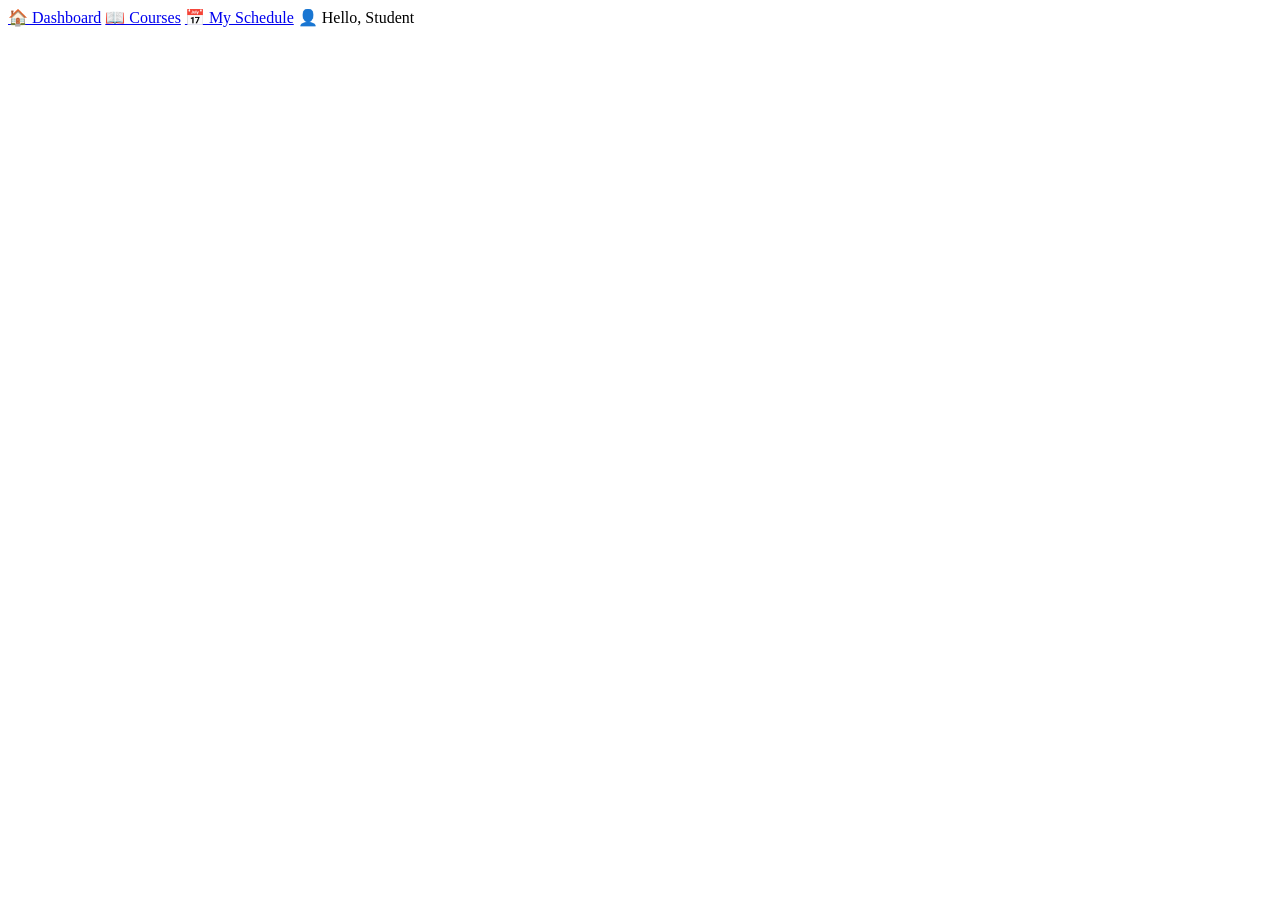
<file: index.html>
<!DOCTYPE html>
<html lang="en">
<head>
    <meta charset="UTF-8">
    <meta name="viewport" content="width=device-width, initial-scale=1.0">
    <title>index</title>
</head>
<body>
    <div class="topbar">
               <span class="menu">
                <a href="student-dashboard.html">🏠 Dashboard</a>
                <a href="course-list.html" class="active">📖 Courses</a>
                <a href="my-schedule.html">📅 My Schedule</a>
            </span>
            <span class="user">👤 Hello, <span class="user-name">Student</span></span>
        </div>

    
</body>
</html>
</file>
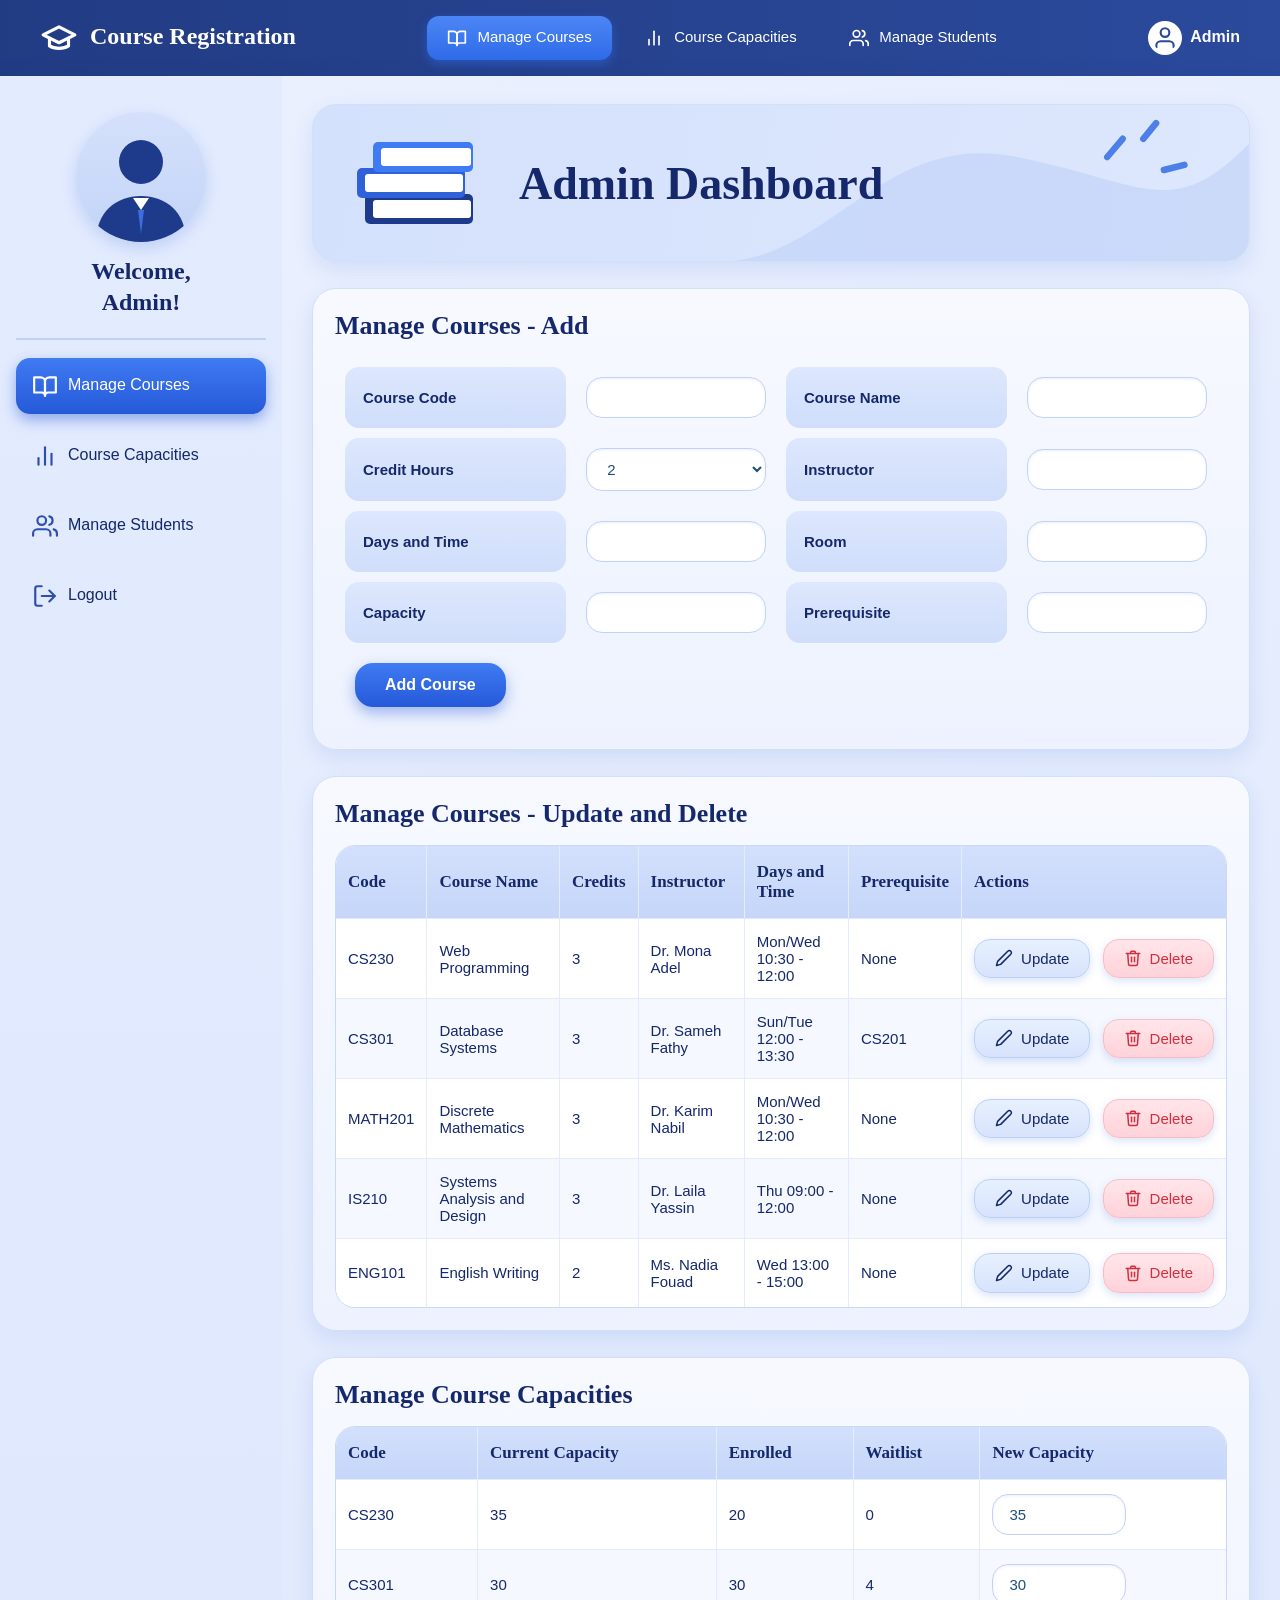
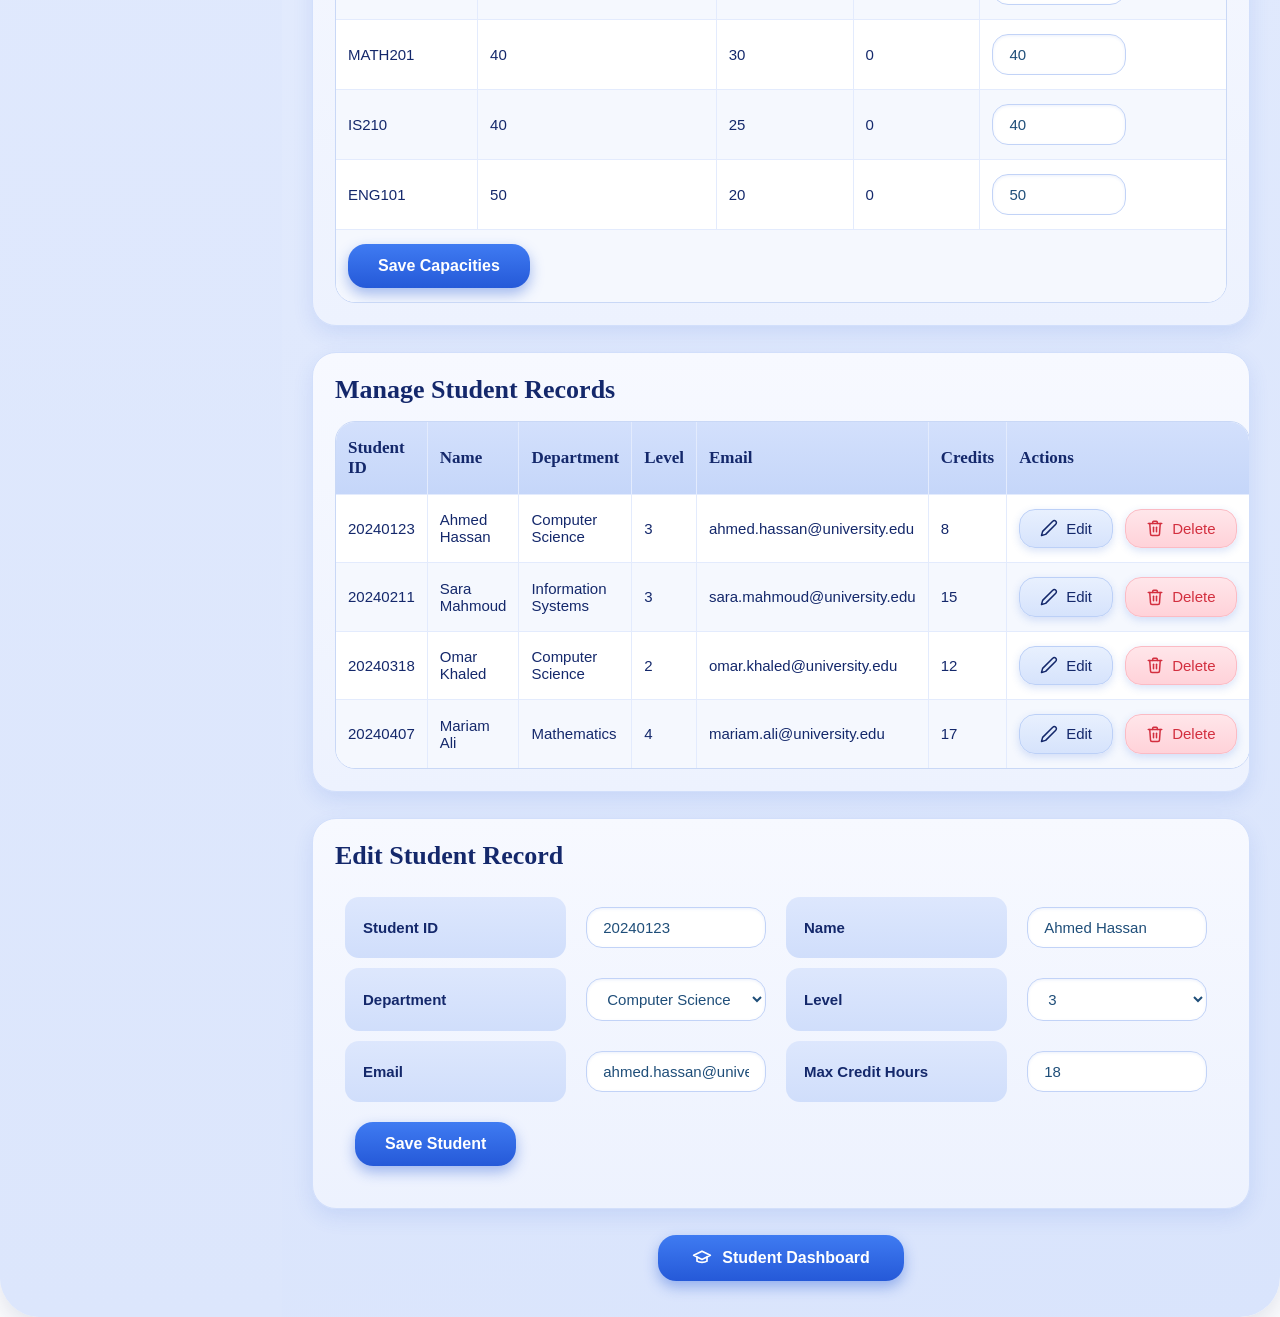
<file: admin-dashboard.html>
<!DOCTYPE html>
<html lang="en">
    <head>
        <meta charset="UTF-8">
        <meta name="viewport" content="width=device-width, initial-scale=1">
        <title>Admin Dashboard</title>
        <link rel="stylesheet" href="style.css">
    </head>
    <body class="admin">

        <!-- Top bar -->
        <div class="topbar">
            <span class="brand"><svg class="ico" viewBox="0 0 24 24"><path d="M22 10L12 5 2 10l10 5 10-5z"/><path d="M6 12v5c3 2 9 2 12 0v-5"/></svg>Course Registration</span>
            <span class="menu">
                <a href="#courses" class="active"><svg class="ico" viewBox="0 0 24 24"><path d="M2 4h6a4 4 0 0 1 4 4v13a3 3 0 0 0-3-3H2z"/><path d="M22 4h-6a4 4 0 0 0-4 4v13a3 3 0 0 1 3-3h7z"/></svg>Manage Courses</a>
                <a href="#capacities"><svg class="ico" viewBox="0 0 24 24"><line x1="18" y1="20" x2="18" y2="10"/><line x1="12" y1="20" x2="12" y2="4"/><line x1="6" y1="20" x2="6" y2="14"/></svg>Course Capacities</a>
                <a href="#students"><svg class="ico" viewBox="0 0 24 24"><path d="M17 21v-2a4 4 0 0 0-4-4H5a4 4 0 0 0-4 4v2"/><circle cx="9" cy="7" r="4"/><path d="M23 21v-2a4 4 0 0 0-3-3.87"/><path d="M16 3.13a4 4 0 0 1 0 7.75"/></svg>Manage Students</a>
            </span>
            <span class="user"><svg class="ico" viewBox="0 0 24 24"><path d="M20 21v-2a4 4 0 0 0-4-4H8a4 4 0 0 0-4 4v2"/><circle cx="12" cy="7" r="4"/></svg>Admin</span>
        </div>

        <div class="admin-layout">

            <!-- Side menu -->
            <div class="sidebar">
                <div class="avatar"><svg viewBox="0 0 130 130"><circle cx="65" cy="50" r="22" fill="#1E3A8A"/><path d="M20 130c0-30 20-46 45-46s45 16 45 46z" fill="#1E3A8A"/><path d="M57 86l8 12 8-12z" fill="#FFFFFF"/><path d="M62 98l3 24 3-24z" fill="#3B6FE0"/></svg></div>
                <h3>Welcome,<br>Admin!</h3>
                <a href="#courses" class="active"><svg class="ico" viewBox="0 0 24 24"><path d="M2 4h6a4 4 0 0 1 4 4v13a3 3 0 0 0-3-3H2z"/><path d="M22 4h-6a4 4 0 0 0-4 4v13a3 3 0 0 1 3-3h7z"/></svg>Manage Courses</a>
                <a href="#capacities"><svg class="ico" viewBox="0 0 24 24"><line x1="18" y1="20" x2="18" y2="10"/><line x1="12" y1="20" x2="12" y2="4"/><line x1="6" y1="20" x2="6" y2="14"/></svg>Course Capacities</a>
                <a href="#students"><svg class="ico" viewBox="0 0 24 24"><path d="M17 21v-2a4 4 0 0 0-4-4H5a4 4 0 0 0-4 4v2"/><circle cx="9" cy="7" r="4"/><path d="M23 21v-2a4 4 0 0 0-3-3.87"/><path d="M16 3.13a4 4 0 0 1 0 7.75"/></svg>Manage Students</a>
                <a href="login.html"><svg class="ico" viewBox="0 0 24 24"><path d="M9 21H5a2 2 0 0 1-2-2V5a2 2 0 0 1 2-2h4"/><polyline points="16 17 21 12 16 7"/><line x1="21" y1="12" x2="9" y2="12"/></svg>Logout</a>
            </div>

            <!-- Main part -->
            <div class="content">

                <div class="panel banner">
                    <svg class="wave" viewBox="0 0 400 120" preserveAspectRatio="none"><path d="M0 120C80 110 120 20 220 40S340 90 400 30V120z" fill="#C4D5F8" opacity="0.7"/><path d="M290 40l12-14M318 26l10-12M334 50l16-4" stroke="#4C7FE8" stroke-width="5" stroke-linecap="round"/></svg><svg class="books" viewBox="0 0 150 110">
<rect x="22" y="66" width="108" height="30" rx="5" fill="#1E3A8A"/><rect x="30" y="72" width="98" height="18" rx="3" fill="#FFFFFF"/>
<rect x="14" y="40" width="108" height="30" rx="5" fill="#2F62D8"/><rect x="22" y="46" width="98" height="18" rx="3" fill="#FFFFFF"/>
<rect x="30" y="14" width="100" height="30" rx="5" fill="#3F7BF2"/><rect x="38" y="20" width="90" height="18" rx="3" fill="#FFFFFF"/>
</svg>
                    <h1>Admin Dashboard</h1>
                </div>

                <!-- Manage Courses - Add -->
                <div class="panel" id="courses">
                    <h2>Manage Courses - Add</h2>
                    <form action="admin-dashboard.html" method="get">
                        <table class="info">
                            <tr>
                                <td class="label">Course Code</td>
                                <td><input type="text" name="code"></td>
                                <td class="label">Course Name</td>
                                <td><input type="text" name="name"></td>
                            </tr>
                            <tr>
                                <td class="label">Credit Hours</td>
                                <td>
                                    <select name="cr">
                                        <option>2</option>
                                        <option>3</option>
                                        <option>4</option>
                                    </select>
                                </td>
                                <td class="label">Instructor</td>
                                <td><input type="text" name="inst"></td>
                            </tr>
                            <tr>
                                <td class="label">Days and Time</td>
                                <td><input type="text" name="time"></td>
                                <td class="label">Room</td>
                                <td><input type="text" name="room"></td>
                            </tr>
                            <tr>
                                <td class="label">Capacity</td>
                                <td><input type="number" name="cap"></td>
                                <td class="label">Prerequisite</td>
                                <td><input type="text" name="pre"></td>
                            </tr>
                            <tr>
                                <td class="plain" colspan="4"><button type="submit">Add Course</button></td>
                            </tr>
                        </table>
                    </form>
                </div>

                <!-- Manage Courses - Update and Delete -->
                <div class="panel">
                    <h2>Manage Courses - Update and Delete</h2>
                    <table class="list">
                        <tr>
                            <th>Code</th>
                            <th>Course Name</th>
                            <th>Credits</th>
                            <th>Instructor</th>
                            <th>Days and Time</th>
                            <th>Prerequisite</th>
                            <th>Actions</th>
                        </tr>
                        <tr>
                            <td>CS230</td>
                            <td>Web Programming</td>
                            <td>3</td>
                            <td>Dr. Mona Adel</td>
                            <td>Mon/Wed 10:30 - 12:00</td>
                            <td>None</td>
                            <td>
                                <button type="button" class="edit"><svg class="ico" viewBox="0 0 24 24"><path d="M17 3a2.83 2.83 0 1 1 4 4L7.5 20.5 2 22l1.5-5.5z"/></svg>Update</button>
                                <button type="button" class="delete"><svg class="ico" viewBox="0 0 24 24"><polyline points="3 6 5 6 21 6"/><path d="M19 6l-1 14a2 2 0 0 1-2 2H8a2 2 0 0 1-2-2L5 6"/><path d="M10 11v6"/><path d="M14 11v6"/><path d="M9 6V4a1 1 0 0 1 1-1h4a1 1 0 0 1 1 1v2"/></svg>Delete</button>
                            </td>
                        </tr>
                        <tr>
                            <td>CS301</td>
                            <td>Database Systems</td>
                            <td>3</td>
                            <td>Dr. Sameh Fathy</td>
                            <td>Sun/Tue 12:00 - 13:30</td>
                            <td>CS201</td>
                            <td>
                                <button type="button" class="edit"><svg class="ico" viewBox="0 0 24 24"><path d="M17 3a2.83 2.83 0 1 1 4 4L7.5 20.5 2 22l1.5-5.5z"/></svg>Update</button>
                                <button type="button" class="delete"><svg class="ico" viewBox="0 0 24 24"><polyline points="3 6 5 6 21 6"/><path d="M19 6l-1 14a2 2 0 0 1-2 2H8a2 2 0 0 1-2-2L5 6"/><path d="M10 11v6"/><path d="M14 11v6"/><path d="M9 6V4a1 1 0 0 1 1-1h4a1 1 0 0 1 1 1v2"/></svg>Delete</button>
                            </td>
                        </tr>
                        <tr>
                            <td>MATH201</td>
                            <td>Discrete Mathematics</td>
                            <td>3</td>
                            <td>Dr. Karim Nabil</td>
                            <td>Mon/Wed 10:30 - 12:00</td>
                            <td>None</td>
                            <td>
                                <button type="button" class="edit"><svg class="ico" viewBox="0 0 24 24"><path d="M17 3a2.83 2.83 0 1 1 4 4L7.5 20.5 2 22l1.5-5.5z"/></svg>Update</button>
                                <button type="button" class="delete"><svg class="ico" viewBox="0 0 24 24"><polyline points="3 6 5 6 21 6"/><path d="M19 6l-1 14a2 2 0 0 1-2 2H8a2 2 0 0 1-2-2L5 6"/><path d="M10 11v6"/><path d="M14 11v6"/><path d="M9 6V4a1 1 0 0 1 1-1h4a1 1 0 0 1 1 1v2"/></svg>Delete</button>
                            </td>
                        </tr>
                        <tr>
                            <td>IS210</td>
                            <td>Systems Analysis and Design</td>
                            <td>3</td>
                            <td>Dr. Laila Yassin</td>
                            <td>Thu 09:00 - 12:00</td>
                            <td>None</td>
                            <td>
                                <button type="button" class="edit"><svg class="ico" viewBox="0 0 24 24"><path d="M17 3a2.83 2.83 0 1 1 4 4L7.5 20.5 2 22l1.5-5.5z"/></svg>Update</button>
                                <button type="button" class="delete"><svg class="ico" viewBox="0 0 24 24"><polyline points="3 6 5 6 21 6"/><path d="M19 6l-1 14a2 2 0 0 1-2 2H8a2 2 0 0 1-2-2L5 6"/><path d="M10 11v6"/><path d="M14 11v6"/><path d="M9 6V4a1 1 0 0 1 1-1h4a1 1 0 0 1 1 1v2"/></svg>Delete</button>
                            </td>
                        </tr>
                        <tr>
                            <td>ENG101</td>
                            <td>English Writing</td>
                            <td>2</td>
                            <td>Ms. Nadia Fouad</td>
                            <td>Wed 13:00 - 15:00</td>
                            <td>None</td>
                            <td>
                                <button type="button" class="edit"><svg class="ico" viewBox="0 0 24 24"><path d="M17 3a2.83 2.83 0 1 1 4 4L7.5 20.5 2 22l1.5-5.5z"/></svg>Update</button>
                                <button type="button" class="delete"><svg class="ico" viewBox="0 0 24 24"><polyline points="3 6 5 6 21 6"/><path d="M19 6l-1 14a2 2 0 0 1-2 2H8a2 2 0 0 1-2-2L5 6"/><path d="M10 11v6"/><path d="M14 11v6"/><path d="M9 6V4a1 1 0 0 1 1-1h4a1 1 0 0 1 1 1v2"/></svg>Delete</button>
                            </td>
                        </tr>
                    </table>
                </div>

                <!-- Manage Course Capacities -->
                <div class="panel" id="capacities">
                    <h2>Manage Course Capacities</h2>
                    <form action="admin-dashboard.html" method="get">
                        <table class="list">
                            <tr>
                                <th>Code</th>
                                <th>Current Capacity</th>
                                <th>Enrolled</th>
                                <th>Waitlist</th>
                                <th>New Capacity</th>
                            </tr>
                            <tr>
                                <td>CS230</td>
                                <td>35</td>
                                <td>20</td>
                                <td>0</td>
                                <td><input type="number" name="c1" value="35"></td>
                            </tr>
                            <tr>
                                <td>CS301</td>
                                <td>30</td>
                                <td>30</td>
                                <td>4</td>
                                <td><input type="number" name="c2" value="30"></td>
                            </tr>
                            <tr>
                                <td>MATH201</td>
                                <td>40</td>
                                <td>30</td>
                                <td>0</td>
                                <td><input type="number" name="c3" value="40"></td>
                            </tr>
                            <tr>
                                <td>IS210</td>
                                <td>40</td>
                                <td>25</td>
                                <td>0</td>
                                <td><input type="number" name="c4" value="40"></td>
                            </tr>
                            <tr>
                                <td>ENG101</td>
                                <td>50</td>
                                <td>20</td>
                                <td>0</td>
                                <td><input type="number" name="c5" value="50"></td>
                            </tr>
                            <tr>
                                <td class="plain" colspan="5">
                                    <button type="submit">Save Capacities</button>
                                </td>
                            </tr>
                        </table>
                    </form>
                </div>

                <!-- Manage Student Records -->
                <div class="panel" id="students">
                    <h2>Manage Student Records</h2>
                    <table class="list">
                        <tr>
                            <th>Student ID</th>
                            <th>Name</th>
                            <th>Department</th>
                            <th>Level</th>
                            <th>Email</th>
                            <th>Credits</th>
                            <th>Actions</th>
                        </tr>
                        <tr>
                            <td>20240123</td>
                            <td>Ahmed Hassan</td>
                            <td>Computer Science</td>
                            <td>3</td>
                            <td>ahmed.hassan@university.edu</td>
                            <td>8</td>
                            <td><button type="button" class="edit"><svg class="ico" viewBox="0 0 24 24"><path d="M17 3a2.83 2.83 0 1 1 4 4L7.5 20.5 2 22l1.5-5.5z"/></svg>Edit</button> <button type="button" class="delete"><svg class="ico" viewBox="0 0 24 24"><polyline points="3 6 5 6 21 6"/><path d="M19 6l-1 14a2 2 0 0 1-2 2H8a2 2 0 0 1-2-2L5 6"/><path d="M10 11v6"/><path d="M14 11v6"/><path d="M9 6V4a1 1 0 0 1 1-1h4a1 1 0 0 1 1 1v2"/></svg>Delete</button></td>
                        </tr>
                        <tr>
                            <td>20240211</td>
                            <td>Sara Mahmoud</td>
                            <td>Information Systems</td>
                            <td>3</td>
                            <td>sara.mahmoud@university.edu</td>
                            <td>15</td>
                            <td><button type="button" class="edit"><svg class="ico" viewBox="0 0 24 24"><path d="M17 3a2.83 2.83 0 1 1 4 4L7.5 20.5 2 22l1.5-5.5z"/></svg>Edit</button> <button type="button" class="delete"><svg class="ico" viewBox="0 0 24 24"><polyline points="3 6 5 6 21 6"/><path d="M19 6l-1 14a2 2 0 0 1-2 2H8a2 2 0 0 1-2-2L5 6"/><path d="M10 11v6"/><path d="M14 11v6"/><path d="M9 6V4a1 1 0 0 1 1-1h4a1 1 0 0 1 1 1v2"/></svg>Delete</button></td>
                        </tr>
                        <tr>
                            <td>20240318</td>
                            <td>Omar Khaled</td>
                            <td>Computer Science</td>
                            <td>2</td>
                            <td>omar.khaled@university.edu</td>
                            <td>12</td>
                            <td><button type="button" class="edit"><svg class="ico" viewBox="0 0 24 24"><path d="M17 3a2.83 2.83 0 1 1 4 4L7.5 20.5 2 22l1.5-5.5z"/></svg>Edit</button> <button type="button" class="delete"><svg class="ico" viewBox="0 0 24 24"><polyline points="3 6 5 6 21 6"/><path d="M19 6l-1 14a2 2 0 0 1-2 2H8a2 2 0 0 1-2-2L5 6"/><path d="M10 11v6"/><path d="M14 11v6"/><path d="M9 6V4a1 1 0 0 1 1-1h4a1 1 0 0 1 1 1v2"/></svg>Delete</button></td>
                        </tr>
                        <tr>
                            <td>20240407</td>
                            <td>Mariam Ali</td>
                            <td>Mathematics</td>
                            <td>4</td>
                            <td>mariam.ali@university.edu</td>
                            <td>17</td>
                            <td><button type="button" class="edit"><svg class="ico" viewBox="0 0 24 24"><path d="M17 3a2.83 2.83 0 1 1 4 4L7.5 20.5 2 22l1.5-5.5z"/></svg>Edit</button> <button type="button" class="delete"><svg class="ico" viewBox="0 0 24 24"><polyline points="3 6 5 6 21 6"/><path d="M19 6l-1 14a2 2 0 0 1-2 2H8a2 2 0 0 1-2-2L5 6"/><path d="M10 11v6"/><path d="M14 11v6"/><path d="M9 6V4a1 1 0 0 1 1-1h4a1 1 0 0 1 1 1v2"/></svg>Delete</button></td>
                        </tr>
                    </table>
                </div>

                <!-- Edit Student Record -->
                <div class="panel">
                    <h2>Edit Student Record</h2>
                    <form action="admin-dashboard.html" method="get">
                        <table class="info">
                            <tr>
                                <td class="label">Student ID</td>
                                <td><input type="text" value="20240123"></td>
                                <td class="label">Name</td>
                                <td><input type="text" value="Ahmed Hassan"></td>
                            </tr>
                            <tr>
                                <td class="label">Department</td>
                                <td>
                                    <select>
                                        <option>Computer Science</option>
                                        <option>Information Systems</option>
                                        <option>Mathematics</option>
                                    </select>
                                </td>
                                <td class="label">Level</td>
                                <td>
                                    <select>
                                        <option>3</option>
                                        <option>1</option>
                                        <option>2</option>
                                        <option>4</option>
                                    </select>
                                </td>
                            </tr>
                            <tr>
                                <td class="label">Email</td>
                                <td><input type="email" value="ahmed.hassan@university.edu"></td>
                                <td class="label">Max Credit Hours</td>
                                <td><input type="number" value="18"></td>
                            </tr>
                            <tr>
                                <td class="plain" colspan="4"><button type="submit">Save Student</button></td>
                            </tr>
                        </table>
                    </form>
                </div>

                <!-- Go to the student dashboard -->
                <p class="go"><a href="student-dashboard.html" class="go-btn"><svg class="ico" viewBox="0 0 24 24"><path d="M22 10L12 5 2 10l10 5 10-5z"/><path d="M6 12v5c3 2 9 2 12 0v-5"/></svg>Student Dashboard</a></p>

            </div>
        </div>
    <script src="script.js"></script>
    </body>
</html>
</file>
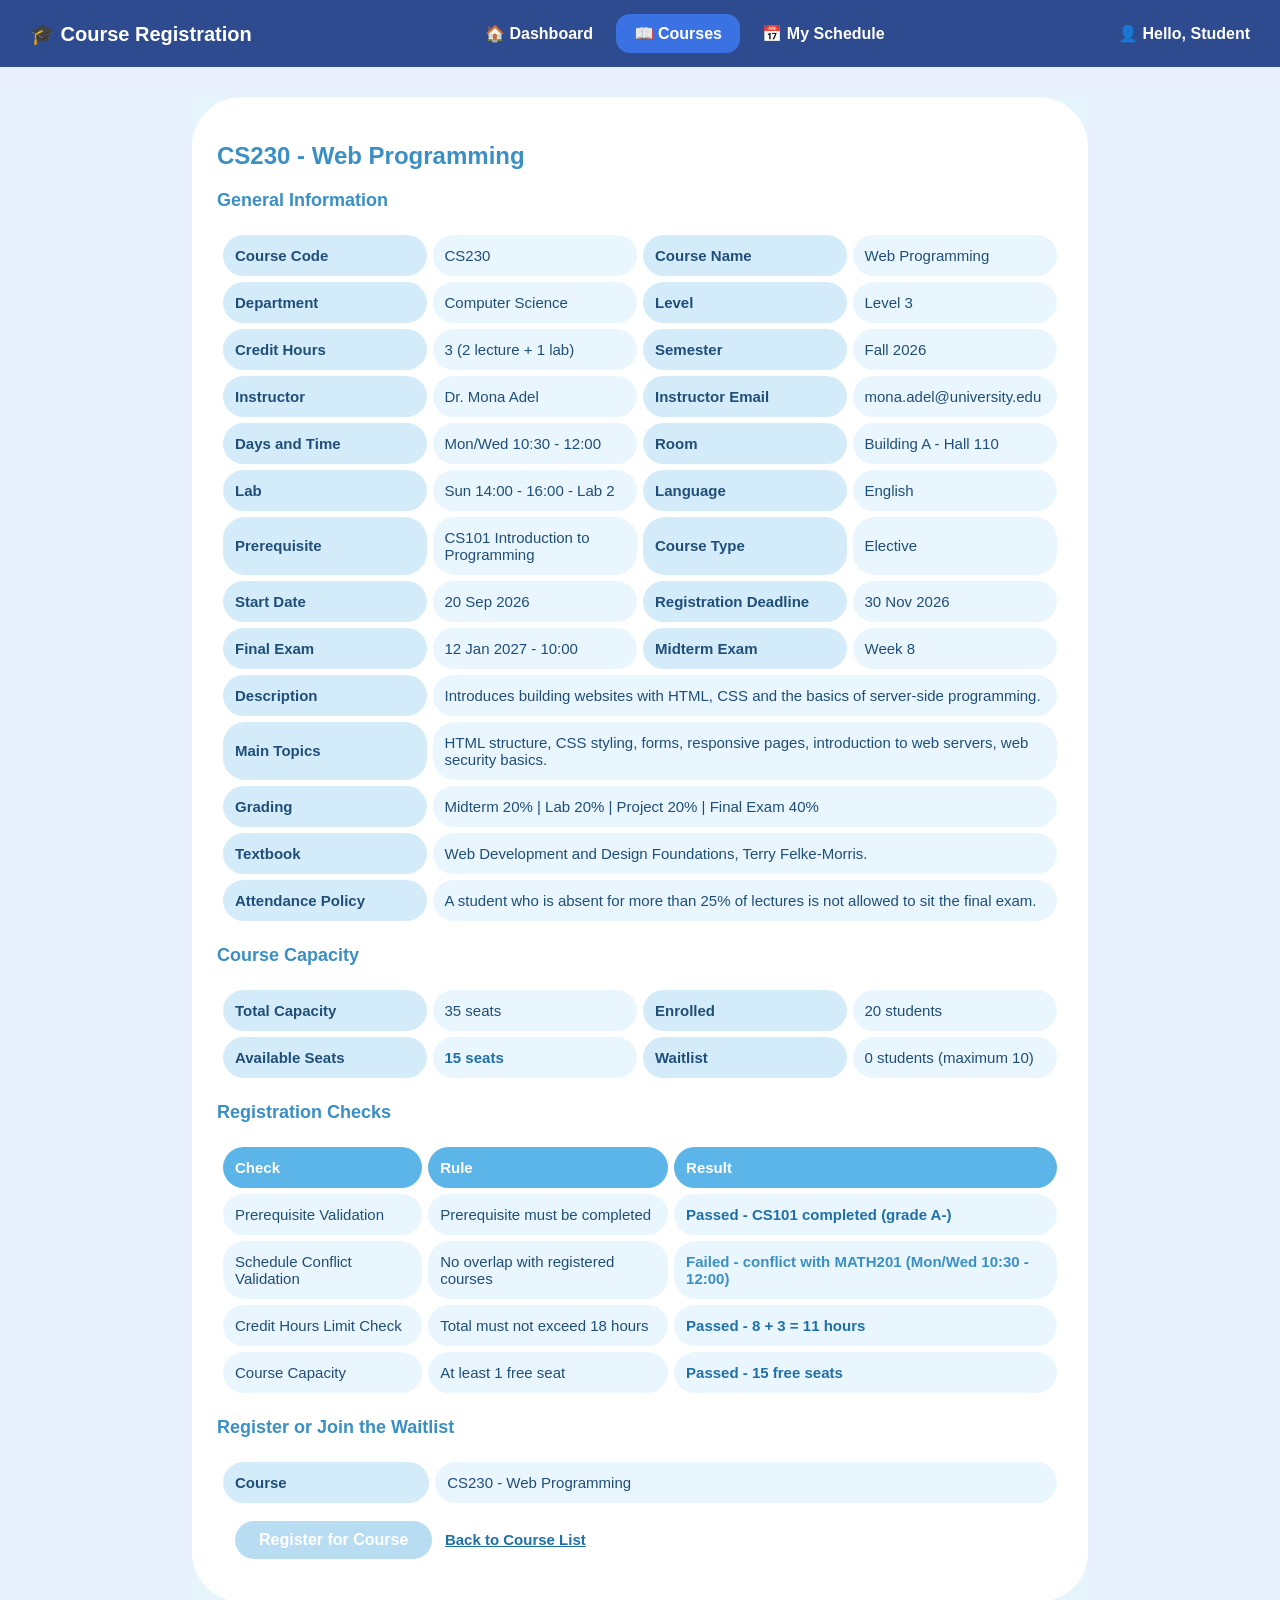
<file: course-details.html>
<!DOCTYPE html>
<html lang="en">
    <head>
        <meta charset="UTF-8">
        <meta name="viewport" content="width=device-width, initial-scale=1">
        <title>Course Details</title>
        <link rel="stylesheet" href="style.css">
    </head>
    <body>

        <!-- Page card (white box in the middle) -->
        <!-- Top bar (same on every page) -->
        <div class="topbar">
            <span class="brand">🎓 Course Registration</span>
            <span class="menu">
                <a href="student-dashboard.html">🏠 Dashboard</a>
                <a href="course-list.html" class="active">📖 Courses</a>
                <a href="my-schedule.html">📅 My Schedule</a>
            </span>
            <span class="user">👤 Hello, <span class="user-name">Student</span></span>
        </div>

        <table class="outer">
            <tr>
                <td class="page">
                    <div class="course" id="CS230">

                        <h2>CS230 - Web Programming</h2>

                        <!-- General Information -->
                        <h3>General Information</h3>
                        <table class="info">
                            <tr>
                                <td class="label">Course Code</td>
                                <td>CS230</td>
                                <td class="label">Course Name</td>
                                <td>Web Programming</td>
                            </tr>
                            <tr>
                                <td class="label">Department</td>
                                <td>Computer Science</td>
                                <td class="label">Level</td>
                                <td>Level 3</td>
                            </tr>
                            <tr>
                                <td class="label">Credit Hours</td>
                                <td>3 (2 lecture + 1 lab)</td>
                                <td class="label">Semester</td>
                                <td>Fall 2026</td>
                            </tr>
                            <tr>
                                <td class="label">Instructor</td>
                                <td>Dr. Mona Adel</td>
                                <td class="label">Instructor Email</td>
                                <td>mona.adel@university.edu</td>
                            </tr>
                            <tr>
                                <td class="label">Days and Time</td>
                                <td>Mon/Wed 10:30 - 12:00</td>
                                <td class="label">Room</td>
                                <td>Building A - Hall 110</td>
                            </tr>
                            <tr>
                                <td class="label">Lab</td>
                                <td>Sun 14:00 - 16:00 - Lab 2</td>
                                <td class="label">Language</td>
                                <td>English</td>
                            </tr>
                            <tr>
                                <td class="label">Prerequisite</td>
                                <td>CS101 Introduction to Programming</td>
                                <td class="label">Course Type</td>
                                <td>Elective</td>
                            </tr>
                            <tr>
                                <td class="label">Start Date</td>
                                <td>20 Sep 2026</td>
                                <td class="label">Registration Deadline</td>
                                <td>30 Nov 2026</td>
                            </tr>
                            <tr>
                                <td class="label">Final Exam</td>
                                <td>12 Jan 2027 - 10:00</td>
                                <td class="label">Midterm Exam</td>
                                <td>Week 8</td>
                            </tr>
                            <tr>
                                <td class="label">Description</td>
                                <td colspan="3">
                                    Introduces building websites with HTML, CSS and the basics of server-side programming.
                                </td>
                            </tr>
                            <tr>
                                <td class="label">Main Topics</td>
                                <td colspan="3">
                                    HTML structure, CSS styling, forms, responsive pages, introduction to web servers, web security basics.
                                </td>
                            </tr>
                            <tr>
                                <td class="label">Grading</td>
                                <td colspan="3">Midterm 20% | Lab 20% | Project 20% | Final Exam 40%</td>
                            </tr>
                            <tr>
                                <td class="label">Textbook</td>
                                <td colspan="3">
                                    Web Development and Design Foundations, Terry Felke-Morris.
                                </td>
                            </tr>
                            <tr>
                                <td class="label">Attendance Policy</td>
                                <td colspan="3">
                                    A student who is absent for more than 25% of lectures is not allowed to sit the final exam.
                                </td>
                            </tr>
                        </table>

                        <!-- Course Capacity -->
                        <h3>Course Capacity</h3>
                        <table class="info">
                            <tr>
                                <td class="label">Total Capacity</td>
                                <td>35 seats</td>
                                <td class="label">Enrolled</td>
                                <td>20 students</td>
                            </tr>
                            <tr>
                                <td class="label">Available Seats</td>
                                <td class="good">15 seats</td>
                                <td class="label">Waitlist</td>
                                <td>0 students (maximum 10)</td>
                            </tr>
                        </table>

                        <!-- Registration Checks -->
                        <h3>Registration Checks</h3>
                        <table>
                            <tr>
                                <th>Check</th>
                                <th>Rule</th>
                                <th>Result</th>
                            </tr>
                            <tr>
                                <td>Prerequisite Validation</td>
                                <td>Prerequisite must be completed</td>
                                <td class="good">Passed - CS101 completed (grade A-)</td>
                            </tr>
                            <tr>
                                <td>Schedule Conflict Validation</td>
                                <td>No overlap with registered courses</td>
                                <td class="bad">Failed - conflict with MATH201 (Mon/Wed 10:30 - 12:00)</td>
                            </tr>
                            <tr>
                                <td>Credit Hours Limit Check</td>
                                <td>Total must not exceed 18 hours</td>
                                <td class="good">Passed - 8 + 3 = 11 hours</td>
                            </tr>
                            <tr>
                                <td>Course Capacity</td>
                                <td>At least 1 free seat</td>
                                <td class="good">Passed - 15 free seats</td>
                            </tr>
                        </table>

                        <!-- Register or Join the Waitlist -->
                        <h3>Register or Join the Waitlist</h3>
                        <form action="my-schedule.html" method="get">
                            <table class="info">
                                <tr>
                                    <td class="label">Course</td>
                                    <td>CS230 - Web Programming</td>
                                </tr>
                                <tr>
                                    <td class="plain" colspan="2">
                                        <button type="submit" disabled>Register for Course</button>
                                        &nbsp;
                                        <a href="course-list.html">Back to Course List</a>
                                    </td>
                                </tr>
                            </table>
                        </form>
                    </div>
                    <div class="course" id="CS301">

                        <h2>CS301 - Database Systems</h2>

                        <!-- General Information -->
                        <h3>General Information</h3>
                        <table class="info">
                            <tr>
                                <td class="label">Course Code</td>
                                <td>CS301</td>
                                <td class="label">Course Name</td>
                                <td>Database Systems</td>
                            </tr>
                            <tr>
                                <td class="label">Department</td>
                                <td>Computer Science</td>
                                <td class="label">Level</td>
                                <td>Level 3</td>
                            </tr>
                            <tr>
                                <td class="label">Credit Hours</td>
                                <td>3 (2 lecture + 1 lab)</td>
                                <td class="label">Semester</td>
                                <td>Fall 2026</td>
                            </tr>
                            <tr>
                                <td class="label">Instructor</td>
                                <td>Dr. Sameh Fathy</td>
                                <td class="label">Instructor Email</td>
                                <td>sameh.fathy@university.edu</td>
                            </tr>
                            <tr>
                                <td class="label">Days and Time</td>
                                <td>Sun/Tue 12:00 - 13:30</td>
                                <td class="label">Room</td>
                                <td>Building B - Hall 204</td>
                            </tr>
                            <tr>
                                <td class="label">Lab</td>
                                <td>Thu 10:00 - 12:00 - Lab 3</td>
                                <td class="label">Language</td>
                                <td>English</td>
                            </tr>
                            <tr>
                                <td class="label">Prerequisite</td>
                                <td>CS201 Data Structures</td>
                                <td class="label">Course Type</td>
                                <td>Compulsory</td>
                            </tr>
                            <tr>
                                <td class="label">Start Date</td>
                                <td>20 Sep 2026</td>
                                <td class="label">Registration Deadline</td>
                                <td>30 Nov 2026</td>
                            </tr>
                            <tr>
                                <td class="label">Final Exam</td>
                                <td>10 Jan 2027 - 10:00</td>
                                <td class="label">Midterm Exam</td>
                                <td>Week 8</td>
                            </tr>
                            <tr>
                                <td class="label">Description</td>
                                <td colspan="3">
                                    Introduces the design and use of database systems: the relational model, SQL, normalization, transactions, and basic database administration.
                                </td>
                            </tr>
                            <tr>
                                <td class="label">Main Topics</td>
                                <td colspan="3">
                                    ER diagrams, relational model, SQL queries, normalization, indexing, transactions, backup and security.
                                </td>
                            </tr>
                            <tr>
                                <td class="label">Grading</td>
                                <td colspan="3">
                                    Midterm 20% | Lab and Assignments 20% | Project 10% | Final Exam 50%
                                </td>
                            </tr>
                            <tr>
                                <td class="label">Textbook</td>
                                <td colspan="3">Database System Concepts, Silberschatz, Korth, Sudarshan.</td>
                            </tr>
                            <tr>
                                <td class="label">Attendance Policy</td>
                                <td colspan="3">
                                    A student who is absent for more than 25% of lectures is not allowed to sit the final exam.
                                </td>
                            </tr>
                        </table>

                        <!-- Course Capacity -->
                        <h3>Course Capacity</h3>
                        <table class="info">
                            <tr>
                                <td class="label">Total Capacity</td>
                                <td>30 seats</td>
                                <td class="label">Enrolled</td>
                                <td>30 students</td>
                            </tr>
                            <tr>
                                <td class="label">Available Seats</td>
                                <td class="bad">0 seats</td>
                                <td class="label">Waitlist</td>
                                <td>4 students (maximum 10)</td>
                            </tr>
                        </table>

                        <!-- Registration Checks -->
                        <h3>Registration Checks</h3>
                        <table>
                            <tr>
                                <th>Check</th>
                                <th>Rule</th>
                                <th>Result</th>
                            </tr>
                            <tr>
                                <td>Prerequisite Validation</td>
                                <td>Prerequisite must be completed</td>
                                <td class="good">Passed - CS201 completed (grade B+)</td>
                            </tr>
                            <tr>
                                <td>Schedule Conflict Validation</td>
                                <td>No overlap with registered courses</td>
                                <td class="good">Passed - no conflict with MATH201, IS210, ENG101</td>
                            </tr>
                            <tr>
                                <td>Credit Hours Limit Check</td>
                                <td>Total must not exceed 18 hours</td>
                                <td class="good">Passed - 8 + 3 = 11 hours</td>
                            </tr>
                            <tr>
                                <td>Course Capacity</td>
                                <td>At least 1 free seat</td>
                                <td class="bad">Failed - course is full, waitlist available</td>
                            </tr>
                        </table>

                        <!-- Register or Join the Waitlist -->
                        <h3>Register or Join the Waitlist</h3>
                        <form action="my-schedule.html" method="get">
                            <table class="info">
                                <tr>
                                    <td class="label">Course</td>
                                    <td>CS301 - Database Systems</td>
                                </tr>
                                <tr>
                                    <td class="plain" colspan="2">
                                        <button type="submit">Join Waitlist</button>
                                        &nbsp;
                                        <a href="course-list.html">Back to Course List</a>
                                    </td>
                                </tr>
                            </table>
                        </form>
                    </div>
                    <div class="course" id="CS401">

                        <h2>CS401 - Software Engineering</h2>

                        <!-- General Information -->
                        <h3>General Information</h3>
                        <table class="info">
                            <tr>
                                <td class="label">Course Code</td>
                                <td>CS401</td>
                                <td class="label">Course Name</td>
                                <td>Software Engineering</td>
                            </tr>
                            <tr>
                                <td class="label">Department</td>
                                <td>Computer Science</td>
                                <td class="label">Level</td>
                                <td>Level 4</td>
                            </tr>
                            <tr>
                                <td class="label">Credit Hours</td>
                                <td>3 (3 lecture)</td>
                                <td class="label">Semester</td>
                                <td>Fall 2026</td>
                            </tr>
                            <tr>
                                <td class="label">Instructor</td>
                                <td>Dr. Hala Samir</td>
                                <td class="label">Instructor Email</td>
                                <td>hala.samir@university.edu</td>
                            </tr>
                            <tr>
                                <td class="label">Days and Time</td>
                                <td>Thu 13:00 - 16:00</td>
                                <td class="label">Room</td>
                                <td>Building B - Hall 301</td>
                            </tr>
                            <tr>
                                <td class="label">Lab</td>
                                <td>None</td>
                                <td class="label">Language</td>
                                <td>English</td>
                            </tr>
                            <tr>
                                <td class="label">Prerequisite</td>
                                <td>CS201 Data Structures</td>
                                <td class="label">Course Type</td>
                                <td>Compulsory</td>
                            </tr>
                            <tr>
                                <td class="label">Start Date</td>
                                <td>20 Sep 2026</td>
                                <td class="label">Registration Deadline</td>
                                <td>30 Nov 2026</td>
                            </tr>
                            <tr>
                                <td class="label">Final Exam</td>
                                <td>14 Jan 2027 - 12:00</td>
                                <td class="label">Midterm Exam</td>
                                <td>Week 9</td>
                            </tr>
                            <tr>
                                <td class="label">Description</td>
                                <td colspan="3">
                                    Covers the software development life cycle, requirements, design, testing, and teamwork on a real project.
                                </td>
                            </tr>
                            <tr>
                                <td class="label">Main Topics</td>
                                <td colspan="3">
                                    Process models, requirements, UML, design patterns, testing, version control, project management.
                                </td>
                            </tr>
                            <tr>
                                <td class="label">Grading</td>
                                <td colspan="3">Midterm 25% | Team Project 25% | Final Exam 50%</td>
                            </tr>
                            <tr>
                                <td class="label">Textbook</td>
                                <td colspan="3">Software Engineering, Ian Sommerville.</td>
                            </tr>
                            <tr>
                                <td class="label">Attendance Policy</td>
                                <td colspan="3">
                                    A student who is absent for more than 25% of lectures is not allowed to sit the final exam.
                                </td>
                            </tr>
                        </table>

                        <!-- Course Capacity -->
                        <h3>Course Capacity</h3>
                        <table class="info">
                            <tr>
                                <td class="label">Total Capacity</td>
                                <td>35 seats</td>
                                <td class="label">Enrolled</td>
                                <td>22 students</td>
                            </tr>
                            <tr>
                                <td class="label">Available Seats</td>
                                <td class="good">13 seats</td>
                                <td class="label">Waitlist</td>
                                <td>0 students (maximum 10)</td>
                            </tr>
                        </table>

                        <!-- Registration Checks -->
                        <h3>Registration Checks</h3>
                        <table>
                            <tr>
                                <th>Check</th>
                                <th>Rule</th>
                                <th>Result</th>
                            </tr>
                            <tr>
                                <td>Prerequisite Validation</td>
                                <td>Prerequisite must be completed</td>
                                <td class="good">Passed - CS201 completed (grade B+)</td>
                            </tr>
                            <tr>
                                <td>Schedule Conflict Validation</td>
                                <td>No overlap with registered courses</td>
                                <td class="good">Passed - no conflict with MATH201, IS210, ENG101</td>
                            </tr>
                            <tr>
                                <td>Credit Hours Limit Check</td>
                                <td>Total must not exceed 18 hours</td>
                                <td class="good">Passed - 8 + 3 = 11 hours</td>
                            </tr>
                            <tr>
                                <td>Course Capacity</td>
                                <td>At least 1 free seat</td>
                                <td class="good">Passed - 13 free seats</td>
                            </tr>
                        </table>

                        <!-- Register or Join the Waitlist -->
                        <h3>Register or Join the Waitlist</h3>
                        <form action="my-schedule.html" method="get">
                            <table class="info">
                                <tr>
                                    <td class="label">Course</td>
                                    <td>CS401 - Software Engineering</td>
                                </tr>
                                <tr>
                                    <td class="plain" colspan="2">
                                        <button type="submit">Register for Course</button>
                                        &nbsp;
                                        <a href="course-list.html">Back to Course List</a>
                                    </td>
                                </tr>
                            </table>
                        </form>
                    </div>
                    <div class="course" id="MATH201">

                        <h2>MATH201 - Discrete Mathematics</h2>

                        <!-- General Information -->
                        <h3>General Information</h3>
                        <table class="info">
                            <tr>
                                <td class="label">Course Code</td>
                                <td>MATH201</td>
                                <td class="label">Course Name</td>
                                <td>Discrete Mathematics</td>
                            </tr>
                            <tr>
                                <td class="label">Department</td>
                                <td>Mathematics</td>
                                <td class="label">Level</td>
                                <td>Level 2</td>
                            </tr>
                            <tr>
                                <td class="label">Credit Hours</td>
                                <td>3 (3 lecture)</td>
                                <td class="label">Semester</td>
                                <td>Fall 2026</td>
                            </tr>
                            <tr>
                                <td class="label">Instructor</td>
                                <td>Dr. Karim Nabil</td>
                                <td class="label">Instructor Email</td>
                                <td>karim.nabil@university.edu</td>
                            </tr>
                            <tr>
                                <td class="label">Days and Time</td>
                                <td>Mon/Wed 10:30 - 12:00</td>
                                <td class="label">Room</td>
                                <td>Building A - Hall 105</td>
                            </tr>
                            <tr>
                                <td class="label">Lab</td>
                                <td>None</td>
                                <td class="label">Language</td>
                                <td>English</td>
                            </tr>
                            <tr>
                                <td class="label">Prerequisite</td>
                                <td>MATH101 Calculus I</td>
                                <td class="label">Course Type</td>
                                <td>Compulsory</td>
                            </tr>
                            <tr>
                                <td class="label">Start Date</td>
                                <td>20 Sep 2026</td>
                                <td class="label">Registration Deadline</td>
                                <td>30 Nov 2026</td>
                            </tr>
                            <tr>
                                <td class="label">Final Exam</td>
                                <td>9 Jan 2027 - 09:00</td>
                                <td class="label">Midterm Exam</td>
                                <td>Week 7</td>
                            </tr>
                            <tr>
                                <td class="label">Description</td>
                                <td colspan="3">
                                    Covers logic, sets, relations, functions, counting, graphs and proof techniques used in computer science.
                                </td>
                            </tr>
                            <tr>
                                <td class="label">Main Topics</td>
                                <td colspan="3">
                                    Propositional logic, sets, relations, functions, induction, combinatorics, graph theory.
                                </td>
                            </tr>
                            <tr>
                                <td class="label">Grading</td>
                                <td colspan="3">Midterm 30% | Quizzes 10% | Final Exam 60%</td>
                            </tr>
                            <tr>
                                <td class="label">Textbook</td>
                                <td colspan="3">Discrete Mathematics and Its Applications, Kenneth Rosen.</td>
                            </tr>
                            <tr>
                                <td class="label">Attendance Policy</td>
                                <td colspan="3">
                                    A student who is absent for more than 25% of lectures is not allowed to sit the final exam.
                                </td>
                            </tr>
                        </table>

                        <!-- Course Capacity -->
                        <h3>Course Capacity</h3>
                        <table class="info">
                            <tr>
                                <td class="label">Total Capacity</td>
                                <td>40 seats</td>
                                <td class="label">Enrolled</td>
                                <td>30 students</td>
                            </tr>
                            <tr>
                                <td class="label">Available Seats</td>
                                <td class="good">10 seats</td>
                                <td class="label">Waitlist</td>
                                <td>0 students (maximum 10)</td>
                            </tr>
                        </table>

                        <!-- Registration Checks -->
                        <h3>Registration Checks</h3>
                        <table>
                            <tr>
                                <th>Check</th>
                                <th>Rule</th>
                                <th>Result</th>
                            </tr>
                            <tr>
                                <td>Prerequisite Validation</td>
                                <td>Prerequisite must be completed</td>
                                <td class="good">Passed - MATH101 completed</td>
                            </tr>
                            <tr>
                                <td>Schedule Conflict Validation</td>
                                <td>No overlap with registered courses</td>
                                <td class="good">No conflict</td>
                            </tr>
                            <tr>
                                <td>Credit Hours Limit Check</td>
                                <td>Total must not exceed 18 hours</td>
                                <td class="good">Included in the 8 registered hours</td>
                            </tr>
                            <tr>
                                <td>Course Capacity</td>
                                <td>At least 1 free seat</td>
                                <td class="good">Passed - 10 free seats</td>
                            </tr>
                        </table>

                        <!-- Register or Join the Waitlist -->
                        <h3>Register or Join the Waitlist</h3>
                        <form action="my-schedule.html" method="get">
                            <table class="info">
                                <tr>
                                    <td class="label">Course</td>
                                    <td>MATH201 - Discrete Mathematics</td>
                                </tr>
                                <tr>
                                    <td class="plain" colspan="2">
                                        <a href="my-schedule.html">Go to My Schedule to drop</a>
                                        &nbsp;
                                        <a href="course-list.html">Back to Course List</a>
                                    </td>
                                </tr>
                            </table>
                        </form>
                    </div>
                    <div class="course" id="IS210">

                        <h2>IS210 - Systems Analysis and Design</h2>

                        <!-- General Information -->
                        <h3>General Information</h3>
                        <table class="info">
                            <tr>
                                <td class="label">Course Code</td>
                                <td>IS210</td>
                                <td class="label">Course Name</td>
                                <td>Systems Analysis and Design</td>
                            </tr>
                            <tr>
                                <td class="label">Department</td>
                                <td>Information Systems</td>
                                <td class="label">Level</td>
                                <td>Level 2</td>
                            </tr>
                            <tr>
                                <td class="label">Credit Hours</td>
                                <td>3 (3 lecture)</td>
                                <td class="label">Semester</td>
                                <td>Fall 2026</td>
                            </tr>
                            <tr>
                                <td class="label">Instructor</td>
                                <td>Dr. Laila Yassin</td>
                                <td class="label">Instructor Email</td>
                                <td>laila.yassin@university.edu</td>
                            </tr>
                            <tr>
                                <td class="label">Days and Time</td>
                                <td>Thu 09:00 - 12:00</td>
                                <td class="label">Room</td>
                                <td>Building C - Hall 301</td>
                            </tr>
                            <tr>
                                <td class="label">Lab</td>
                                <td>None</td>
                                <td class="label">Language</td>
                                <td>English</td>
                            </tr>
                            <tr>
                                <td class="label">Prerequisite</td>
                                <td>None</td>
                                <td class="label">Course Type</td>
                                <td>Compulsory</td>
                            </tr>
                            <tr>
                                <td class="label">Start Date</td>
                                <td>20 Sep 2026</td>
                                <td class="label">Registration Deadline</td>
                                <td>30 Nov 2026</td>
                            </tr>
                            <tr>
                                <td class="label">Final Exam</td>
                                <td>11 Jan 2027 - 10:00</td>
                                <td class="label">Midterm Exam</td>
                                <td>Week 8</td>
                            </tr>
                            <tr>
                                <td class="label">Description</td>
                                <td colspan="3">
                                    Teaches how to analyze business needs and design information systems using requirements, models and diagrams.
                                </td>
                            </tr>
                            <tr>
                                <td class="label">Main Topics</td>
                                <td colspan="3">
                                    System development life cycle, requirements gathering, use cases, class diagrams, process modeling, system design.
                                </td>
                            </tr>
                            <tr>
                                <td class="label">Grading</td>
                                <td colspan="3">
                                    Midterm 20% | Assignments 20% | Group Project 20% | Final Exam 40%
                                </td>
                            </tr>
                            <tr>
                                <td class="label">Textbook</td>
                                <td colspan="3">Systems Analysis and Design, Kendall and Kendall.</td>
                            </tr>
                            <tr>
                                <td class="label">Attendance Policy</td>
                                <td colspan="3">
                                    A student who is absent for more than 25% of lectures is not allowed to sit the final exam.
                                </td>
                            </tr>
                        </table>

                        <!-- Course Capacity -->
                        <h3>Course Capacity</h3>
                        <table class="info">
                            <tr>
                                <td class="label">Total Capacity</td>
                                <td>40 seats</td>
                                <td class="label">Enrolled</td>
                                <td>25 students</td>
                            </tr>
                            <tr>
                                <td class="label">Available Seats</td>
                                <td class="good">15 seats</td>
                                <td class="label">Waitlist</td>
                                <td>0 students (maximum 10)</td>
                            </tr>
                        </table>

                        <!-- Registration Checks -->
                        <h3>Registration Checks</h3>
                        <table>
                            <tr>
                                <th>Check</th>
                                <th>Rule</th>
                                <th>Result</th>
                            </tr>
                            <tr>
                                <td>Prerequisite Validation</td>
                                <td>Prerequisite must be completed</td>
                                <td class="good">No prerequisite</td>
                            </tr>
                            <tr>
                                <td>Schedule Conflict Validation</td>
                                <td>No overlap with registered courses</td>
                                <td class="good">No conflict</td>
                            </tr>
                            <tr>
                                <td>Credit Hours Limit Check</td>
                                <td>Total must not exceed 18 hours</td>
                                <td class="good">Included in the 8 registered hours</td>
                            </tr>
                            <tr>
                                <td>Course Capacity</td>
                                <td>At least 1 free seat</td>
                                <td class="good">Passed - 15 free seats</td>
                            </tr>
                        </table>

                        <!-- Register or Join the Waitlist -->
                        <h3>Register or Join the Waitlist</h3>
                        <form action="my-schedule.html" method="get">
                            <table class="info">
                                <tr>
                                    <td class="label">Course</td>
                                    <td>IS210 - Systems Analysis and Design</td>
                                </tr>
                                <tr>
                                    <td class="plain" colspan="2">
                                        <a href="my-schedule.html">Go to My Schedule to drop</a>
                                        &nbsp;
                                        <a href="course-list.html">Back to Course List</a>
                                    </td>
                                </tr>
                            </table>
                        </form>
                    </div>
                    <div class="course" id="ENG101">

                        <h2>ENG101 - English Writing</h2>

                        <!-- General Information -->
                        <h3>General Information</h3>
                        <table class="info">
                            <tr>
                                <td class="label">Course Code</td>
                                <td>ENG101</td>
                                <td class="label">Course Name</td>
                                <td>English Writing</td>
                            </tr>
                            <tr>
                                <td class="label">Department</td>
                                <td>Languages</td>
                                <td class="label">Level</td>
                                <td>Level 1</td>
                            </tr>
                            <tr>
                                <td class="label">Credit Hours</td>
                                <td>2 (2 lecture)</td>
                                <td class="label">Semester</td>
                                <td>Fall 2026</td>
                            </tr>
                            <tr>
                                <td class="label">Instructor</td>
                                <td>Ms. Nadia Fouad</td>
                                <td class="label">Instructor Email</td>
                                <td>nadia.fouad@university.edu</td>
                            </tr>
                            <tr>
                                <td class="label">Days and Time</td>
                                <td>Wed 13:00 - 15:00</td>
                                <td class="label">Room</td>
                                <td>Building D - Hall 012</td>
                            </tr>
                            <tr>
                                <td class="label">Lab</td>
                                <td>None</td>
                                <td class="label">Language</td>
                                <td>English</td>
                            </tr>
                            <tr>
                                <td class="label">Prerequisite</td>
                                <td>None</td>
                                <td class="label">Course Type</td>
                                <td>University Requirement</td>
                            </tr>
                            <tr>
                                <td class="label">Start Date</td>
                                <td>20 Sep 2026</td>
                                <td class="label">Registration Deadline</td>
                                <td>30 Nov 2026</td>
                            </tr>
                            <tr>
                                <td class="label">Final Exam</td>
                                <td>13 Jan 2027 - 10:00</td>
                                <td class="label">Midterm Exam</td>
                                <td>Week 8</td>
                            </tr>
                            <tr>
                                <td class="label">Description</td>
                                <td colspan="3">
                                    Develops academic and technical writing skills: reports, emails, summaries and presentations.
                                </td>
                            </tr>
                            <tr>
                                <td class="label">Main Topics</td>
                                <td colspan="3">
                                    Paragraph writing, technical reports, emails, summarizing, citation, presentation skills.
                                </td>
                            </tr>
                            <tr>
                                <td class="label">Grading</td>
                                <td colspan="3">Writing Tasks 40% | Midterm 20% | Final Exam 40%</td>
                            </tr>
                            <tr>
                                <td class="label">Textbook</td>
                                <td colspan="3">Writing for Computer Science, Justin Zobel.</td>
                            </tr>
                            <tr>
                                <td class="label">Attendance Policy</td>
                                <td colspan="3">
                                    A student who is absent for more than 25% of lectures is not allowed to sit the final exam.
                                </td>
                            </tr>
                        </table>

                        <!-- Course Capacity -->
                        <h3>Course Capacity</h3>
                        <table class="info">
                            <tr>
                                <td class="label">Total Capacity</td>
                                <td>50 seats</td>
                                <td class="label">Enrolled</td>
                                <td>20 students</td>
                            </tr>
                            <tr>
                                <td class="label">Available Seats</td>
                                <td class="good">30 seats</td>
                                <td class="label">Waitlist</td>
                                <td>0 students (maximum 10)</td>
                            </tr>
                        </table>

                        <!-- Registration Checks -->
                        <h3>Registration Checks</h3>
                        <table>
                            <tr>
                                <th>Check</th>
                                <th>Rule</th>
                                <th>Result</th>
                            </tr>
                            <tr>
                                <td>Prerequisite Validation</td>
                                <td>Prerequisite must be completed</td>
                                <td class="good">No prerequisite</td>
                            </tr>
                            <tr>
                                <td>Schedule Conflict Validation</td>
                                <td>No overlap with registered courses</td>
                                <td class="good">No conflict</td>
                            </tr>
                            <tr>
                                <td>Credit Hours Limit Check</td>
                                <td>Total must not exceed 18 hours</td>
                                <td class="good">Included in the 8 registered hours</td>
                            </tr>
                            <tr>
                                <td>Course Capacity</td>
                                <td>At least 1 free seat</td>
                                <td class="good">Passed - 30 free seats</td>
                            </tr>
                        </table>

                        <!-- Register or Join the Waitlist -->
                        <h3>Register or Join the Waitlist</h3>
                        <form action="my-schedule.html" method="get">
                            <table class="info">
                                <tr>
                                    <td class="label">Course</td>
                                    <td>ENG101 - English Writing</td>
                                </tr>
                                <tr>
                                    <td class="plain" colspan="2">
                                        <a href="my-schedule.html">Go to My Schedule to drop</a>
                                        &nbsp;
                                        <a href="course-list.html">Back to Course List</a>
                                    </td>
                                </tr>
                            </table>
                        </form>
                    </div>
                    <div class="course" id="CS101">

                        <h2>CS101 - Introduction to Programming</h2>

                        <!-- General Information -->
                        <h3>General Information</h3>
                        <table class="info">
                            <tr>
                                <td class="label">Course Code</td>
                                <td>CS101</td>
                                <td class="label">Course Name</td>
                                <td>Introduction to Programming</td>
                            </tr>
                            <tr>
                                <td class="label">Department</td>
                                <td>Computer Science</td>
                                <td class="label">Level</td>
                                <td>Level 1</td>
                            </tr>
                            <tr>
                                <td class="label">Credit Hours</td>
                                <td>3 (2 lecture + 1 lab)</td>
                                <td class="label">Semester</td>
                                <td>Fall 2026</td>
                            </tr>
                            <tr>
                                <td class="label">Instructor</td>
                                <td>Dr. Omar Tarek</td>
                                <td class="label">Instructor Email</td>
                                <td>omar.tarek@university.edu</td>
                            </tr>
                            <tr>
                                <td class="label">Days and Time</td>
                                <td>Sun/Tue 09:00 - 10:30</td>
                                <td class="label">Room</td>
                                <td>Building B - Hall 101</td>
                            </tr>
                            <tr>
                                <td class="label">Lab</td>
                                <td>Thu 12:00 - 14:00 - Lab 1</td>
                                <td class="label">Language</td>
                                <td>English</td>
                            </tr>
                            <tr>
                                <td class="label">Prerequisite</td>
                                <td>None</td>
                                <td class="label">Course Type</td>
                                <td>Compulsory</td>
                            </tr>
                            <tr>
                                <td class="label">Start Date</td>
                                <td>20 Sep 2026</td>
                                <td class="label">Registration Deadline</td>
                                <td>30 Nov 2026</td>
                            </tr>
                            <tr>
                                <td class="label">Final Exam</td>
                                <td>8 Jan 2027 - 10:00</td>
                                <td class="label">Midterm Exam</td>
                                <td>Week 8</td>
                            </tr>
                            <tr>
                                <td class="label">Description</td>
                                <td colspan="3">
                                    Introduces programming concepts and problem solving using a simple programming language.
                                </td>
                            </tr>
                            <tr>
                                <td class="label">Main Topics</td>
                                <td colspan="3">
                                    Variables, conditions, loops, functions, arrays, basic problem solving and debugging.
                                </td>
                            </tr>
                            <tr>
                                <td class="label">Grading</td>
                                <td colspan="3">Midterm 20% | Lab 20% | Assignments 10% | Final Exam 50%</td>
                            </tr>
                            <tr>
                                <td class="label">Textbook</td>
                                <td colspan="3">
                                    Starting Out with Programming Logic and Design, Tony Gaddis.
                                </td>
                            </tr>
                            <tr>
                                <td class="label">Attendance Policy</td>
                                <td colspan="3">
                                    A student who is absent for more than 25% of lectures is not allowed to sit the final exam.
                                </td>
                            </tr>
                        </table>

                        <!-- Course Capacity -->
                        <h3>Course Capacity</h3>
                        <table class="info">
                            <tr>
                                <td class="label">Total Capacity</td>
                                <td>40 seats</td>
                                <td class="label">Enrolled</td>
                                <td>35 students</td>
                            </tr>
                            <tr>
                                <td class="label">Available Seats</td>
                                <td class="good">5 seats</td>
                                <td class="label">Waitlist</td>
                                <td>0 students (maximum 10)</td>
                            </tr>
                        </table>

                        <!-- Registration Checks -->
                        <h3>Registration Checks</h3>
                        <table>
                            <tr>
                                <th>Check</th>
                                <th>Rule</th>
                                <th>Result</th>
                            </tr>
                            <tr>
                                <td>Prerequisite Validation</td>
                                <td>Prerequisite must be completed</td>
                                <td class="good">No prerequisite</td>
                            </tr>
                            <tr>
                                <td>Schedule Conflict Validation</td>
                                <td>No overlap with registered courses</td>
                                <td class="good">Not needed</td>
                            </tr>
                            <tr>
                                <td>Credit Hours Limit Check</td>
                                <td>Total must not exceed 18 hours</td>
                                <td class="good">Not needed</td>
                            </tr>
                            <tr>
                                <td>Course Capacity</td>
                                <td>At least 1 free seat</td>
                                <td class="good">Passed - 5 free seats</td>
                            </tr>
                        </table>

                        <!-- Register or Join the Waitlist -->
                        <h3>Register or Join the Waitlist</h3>
                        <form action="my-schedule.html" method="get">
                            <table class="info">
                                <tr>
                                    <td class="label">Course</td>
                                    <td>CS101 - Introduction to Programming</td>
                                </tr>
                                <tr>
                                    <td class="plain" colspan="2">
                                        &nbsp;
                                        <a href="course-list.html">Back to Course List</a>
                                    </td>
                                </tr>
                            </table>
                        </form>
                    </div>
                </td>
            </tr>
        </table>
    <script src="script.js"></script>
    </body>
</html>
</file>
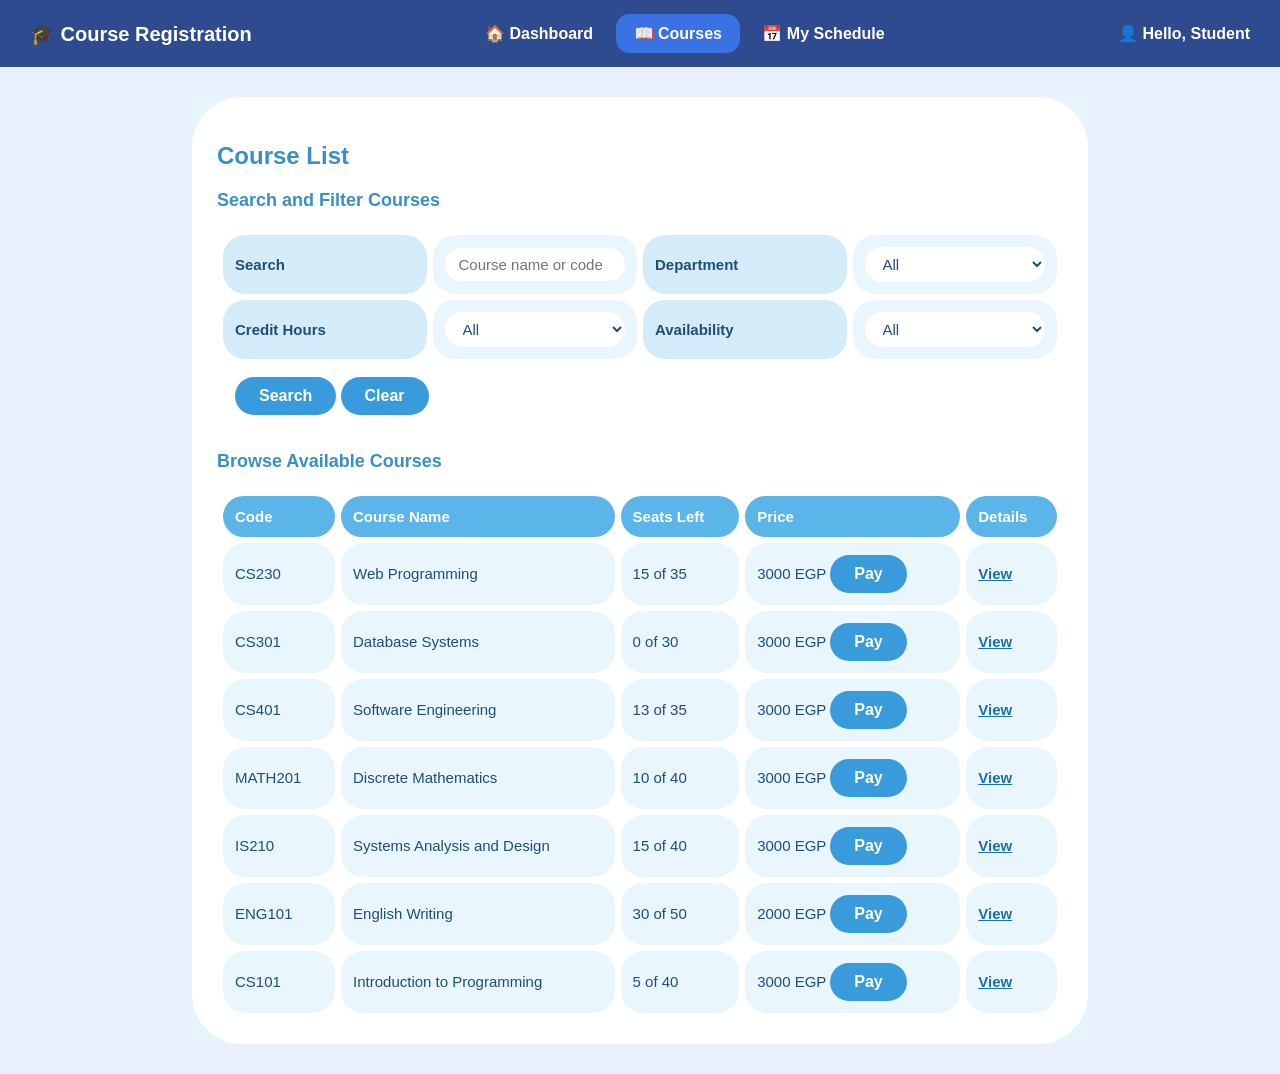
<file: course-list.html>
<!DOCTYPE html>
<html lang="en">
    <head>
        <meta charset="UTF-8">
        <meta name="viewport" content="width=device-width, initial-scale=1">
        <title>Course List</title>
        <link rel="stylesheet" href="style.css">
    </head>
    <body>

        <!-- Page card (white box in the middle) -->
        <!-- Top bar (same on every page) -->
        <div class="topbar">
            <span class="brand">🎓 Course Registration</span>
            <span class="menu">
                <a href="student-dashboard.html">🏠 Dashboard</a>
                <a href="course-list.html" class="active">📖 Courses</a>
                <a href="my-schedule.html">📅 My Schedule</a>
            </span>
            <span class="user">👤 Hello, <span class="user-name">Student</span></span>
        </div>

        <table class="outer">
            <tr>
                <td class="page">

                    <h2>Course List</h2>

                    <!-- Search and Filter Courses -->
                    <h3>Search and Filter Courses</h3>
                    <form id="filterForm" action="course-list.html" method="get">
                        <table class="info">
                            <tr>
                                <td class="label">Search</td>
                                <td><input type="text" name="q" placeholder="Course name or code"></td>
                                <td class="label">Department</td>
                                <td>
                                    <select name="dept">
                                        <option>All</option>
                                        <option>Computer Science</option>
                                        <option>Information Systems</option>
                                        <option>Mathematics</option>
                                        <option>Languages</option>
                                    </select>
                                </td>
                            </tr>
                            <tr>
                                <td class="label">Credit Hours</td>
                                <td>
                                    <select name="cr">
                                        <option>All</option>
                                        <option>2</option>
                                        <option>3</option>
                                    </select>
                                </td>
                                <td class="label">Availability</td>
                                <td>
                                    <select name="av">
                                        <option>All</option>
                                        <option>Available seats</option>
                                        <option>Full</option>
                                    </select>
                                </td>
                            </tr>
                            <tr>
                                <td class="plain" colspan="4">
                                    <button type="submit">Search</button>
                                    <button type="reset">Clear</button>
                                </td>
                            </tr>
                        </table>
                    </form>

                    <!-- Browse Available Courses -->
                    <h3>Browse Available Courses</h3>
                    <table id="courseTable">
                        <tr>
                            <th>Code</th>
                            <th>Course Name</th>
                            <th>Seats Left</th>
                            <th>Price</th>
                            <th>Details</th>
                        </tr>
                        <tr data-dept="Computer Science" data-cr="3">
                            <td>CS230</td>
                            <td>Web Programming</td>
                            <td>15 of 35</td>
                            <td>3000 EGP <button type="button">Pay</button></td>
                            <td><a href="course-details.html#CS230">View</a></td>
                        </tr>
                        <tr data-dept="Computer Science" data-cr="3">
                            <td>CS301</td>
                            <td>Database Systems</td>
                            <td>0 of 30</td>
                            <td>3000 EGP <button type="button">Pay</button></td>
                            <td><a href="course-details.html#CS301">View</a></td>
                        </tr>
                        <tr data-dept="Computer Science" data-cr="3">
                            <td>CS401</td>
                            <td>Software Engineering</td>
                            <td>13 of 35</td>
                            <td>3000 EGP <button type="button">Pay</button></td>
                            <td><a href="course-details.html#CS401">View</a></td>
                        </tr>
                        <tr data-dept="Mathematics" data-cr="3">
                            <td>MATH201</td>
                            <td>Discrete Mathematics</td>
                            <td>10 of 40</td>
                            <td>3000 EGP <button type="button">Pay</button></td>
                            <td><a href="course-details.html#MATH201">View</a></td>
                        </tr>
                        <tr data-dept="Information Systems" data-cr="3">
                            <td>IS210</td>
                            <td>Systems Analysis and Design</td>
                            <td>15 of 40</td>
                            <td>3000 EGP <button type="button">Pay</button></td>
                            <td><a href="course-details.html#IS210">View</a></td>
                        </tr>
                        <tr data-dept="Languages" data-cr="2">
                            <td>ENG101</td>
                            <td>English Writing</td>
                            <td>30 of 50</td>
                            <td>2000 EGP <button type="button">Pay</button></td>
                            <td><a href="course-details.html#ENG101">View</a></td>
                        </tr>
                        <tr data-dept="Computer Science" data-cr="3">
                            <td>CS101</td>
                            <td>Introduction to Programming</td>
                            <td>5 of 40</td>
                            <td>3000 EGP <button type="button">Pay</button></td>
                            <td><a href="course-details.html#CS101">View</a></td>
                        </tr>
                    </table>
                </td>
            </tr>
        </table>
        <script src="script.js"></script>
    </body>
</html>
</file>
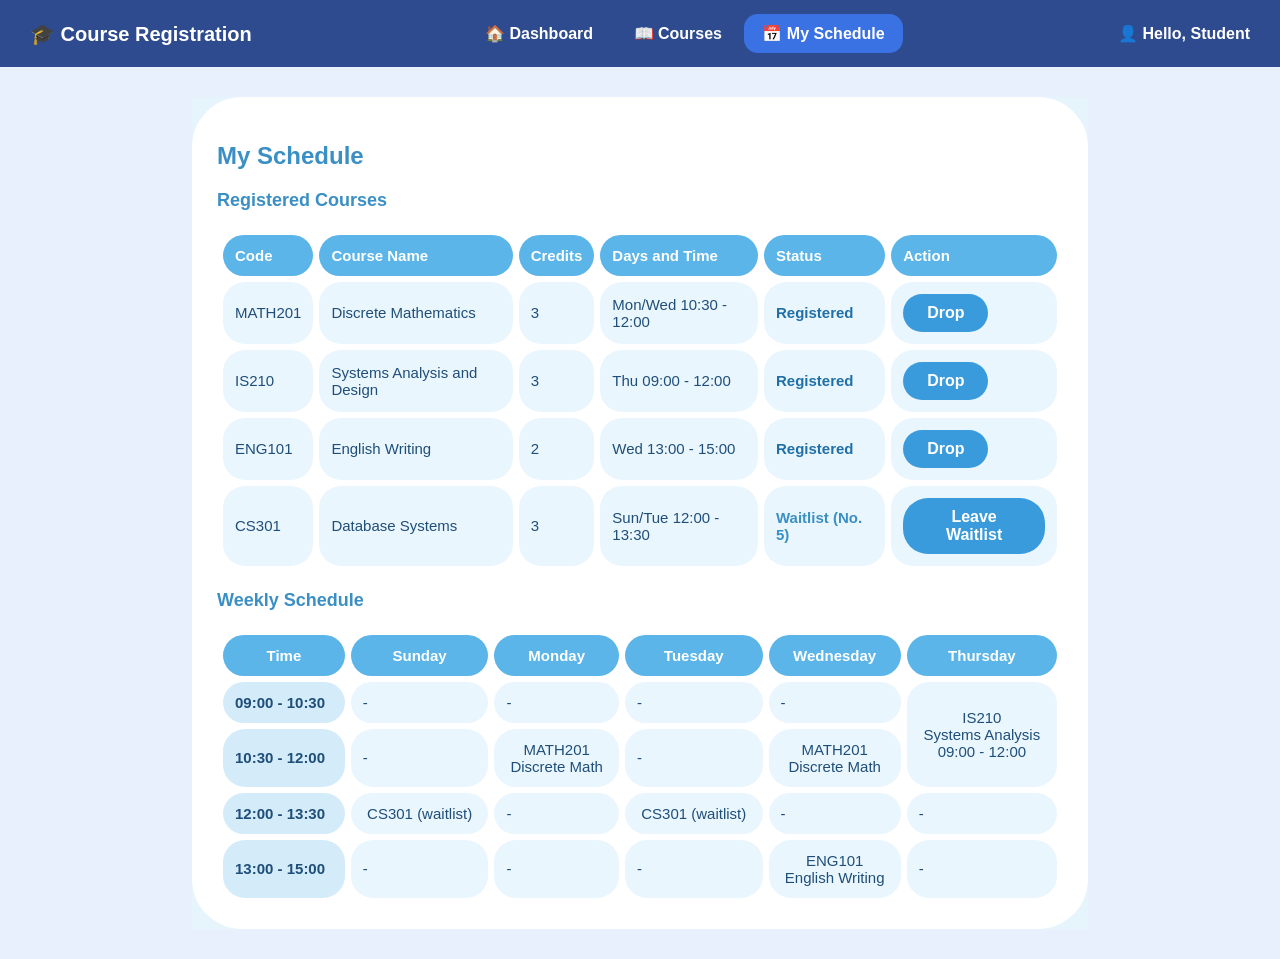
<file: my-schedule.html>
<!DOCTYPE html>
<html lang="en">
    <head>
        <meta charset="UTF-8">
        <meta name="viewport" content="width=device-width, initial-scale=1">
        <title>My Schedule</title>
        <link rel="stylesheet" href="style.css">
    </head>
    <body>

        <!-- Page card (white box in the middle) -->
        <!-- Top bar (same on every page) -->
        <div class="topbar">
            <span class="brand">🎓 Course Registration</span>
            <span class="menu">
                <a href="student-dashboard.html">🏠 Dashboard</a>
                <a href="course-list.html">📖 Courses</a>
                <a href="my-schedule.html" class="active">📅 My Schedule</a>
            </span>
            <span class="user">👤 Hello, <span class="user-name">Student</span></span>
        </div>

        <table class="outer">
            <tr>
                <td class="page">

                    <h2>My Schedule</h2>

                    <!-- Registered Courses -->
                    <h3>Registered Courses</h3>
                    <table>
                        <tr>
                            <th>Code</th>
                            <th>Course Name</th>
                            <th>Credits</th>
                            <th>Days and Time</th>
                            <th>Status</th>
                            <th>Action</th>
                        </tr>
                        <tr>
                            <td>MATH201</td>
                            <td>Discrete Mathematics</td>
                            <td>3</td>
                            <td>Mon/Wed 10:30 - 12:00</td>
                            <td class="good">Registered</td>
                            <td>
                                <form action="my-schedule.html" method="get">
                                    <button type="submit">Drop</button>
                                </form>
                            </td>
                        </tr>
                        <tr>
                            <td>IS210</td>
                            <td>Systems Analysis and Design</td>
                            <td>3</td>
                            <td>Thu 09:00 - 12:00</td>
                            <td class="good">Registered</td>
                            <td>
                                <form action="my-schedule.html" method="get">
                                    <button type="submit">Drop</button>
                                </form>
                            </td>
                        </tr>
                        <tr>
                            <td>ENG101</td>
                            <td>English Writing</td>
                            <td>2</td>
                            <td>Wed 13:00 - 15:00</td>
                            <td class="good">Registered</td>
                            <td>
                                <form action="my-schedule.html" method="get">
                                    <button type="submit">Drop</button>
                                </form>
                            </td>
                        </tr>
                        <tr>
                            <td>CS301</td>
                            <td>Database Systems</td>
                            <td>3</td>
                            <td>Sun/Tue 12:00 - 13:30</td>
                            <td class="bad">Waitlist (No. 5)</td>
                            <td>
                                <form action="my-schedule.html" method="get">
                                    <button type="submit">Leave Waitlist</button>
                                </form>
                            </td>
                        </tr>
                    </table>

                    <!-- Weekly Schedule -->
                    <h3>Weekly Schedule</h3>
                    <table class="week">
                        <tr>
                            <th>Time</th>
                            <th>Sunday</th>
                            <th>Monday</th>
                            <th>Tuesday</th>
                            <th>Wednesday</th>
                            <th>Thursday</th>
                        </tr>
                        <tr>
                            <td class="label">09:00 - 10:30</td>
                            <td>-</td>
                            <td>-</td>
                            <td>-</td>
                            <td>-</td>
                            <td class="center" rowspan="2">IS210<br>Systems Analysis<br>09:00 - 12:00</td>
                        </tr>
                        <tr>
                            <td class="label">10:30 - 12:00</td>
                            <td>-</td>
                            <td class="center">MATH201<br>Discrete Math</td>
                            <td>-</td>
                            <td class="center">MATH201<br>Discrete Math</td>
                        </tr>
                        <tr>
                            <td class="label">12:00 - 13:30</td>
                            <td class="center">CS301 (waitlist)</td>
                            <td>-</td>
                            <td class="center">CS301 (waitlist)</td>
                            <td>-</td>
                            <td>-</td>
                        </tr>
                        <tr>
                            <td class="label">13:00 - 15:00</td>
                            <td>-</td>
                            <td>-</td>
                            <td>-</td>
                            <td class="center">ENG101<br>English Writing</td>
                            <td>-</td>
                        </tr>
                    </table>
                </td>
            </tr>
        </table>
    <script src="script.js"></script>
    </body>
</html>
</file>
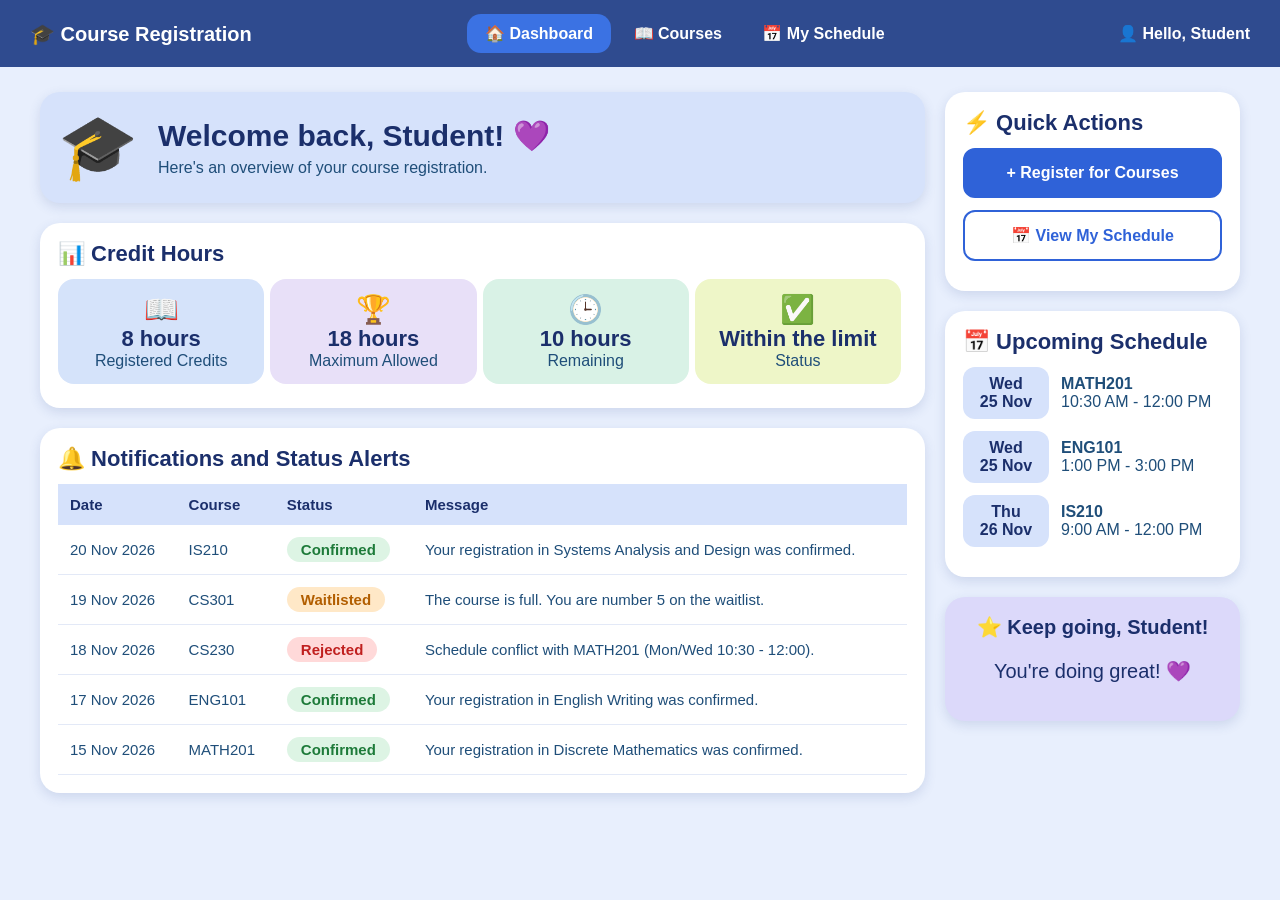
<file: student-dashboard.html>
<!DOCTYPE html>
<html lang="en">
    <head>
        <meta charset="UTF-8">
        <meta name="viewport" content="width=device-width, initial-scale=1">
        <title>Student Dashboard</title>
        <link rel="stylesheet" href="style.css">
    </head>
    <body>

        <!-- Top bar (same on every page) -->
        <div class="topbar">
            <span class="brand">🎓 Course Registration</span>
            <span class="menu">
                <a href="student-dashboard.html" class="active">🏠 Dashboard</a>
                <a href="course-list.html">📖 Courses</a>
                <a href="my-schedule.html">📅 My Schedule</a>
            </span>
            <span class="user">👤 Hello, <span class="user-name">Student</span></span>
        </div>

        <div class="dash">

            <!-- Left side -->
            <div class="main">

                <!-- Welcome -->
                <div class="panel welcome">
                    <span class="big-icon">🎓</span>
                    <div>
                        <h1>Welcome back, <span class="user-name">Student</span>! 💜</h1>
                        <p>Here's an overview of your course registration.</p>
                    </div>
                </div>

                <!-- Credit Hours -->
                <div class="panel">
                    <h2>📊 Credit Hours</h2>
                    <div class="cards">
                        <div class="box blue"><span>📖</span><b>8 hours</b>Registered Credits</div>
                        <div class="box purple"><span>🏆</span><b>18 hours</b>Maximum Allowed</div>
                        <div class="box green"><span>🕒</span><b>10 hours</b>Remaining</div>
                        <div class="box yellow"><span>✅</span><b>Within the limit</b>Status</div>
                    </div>
                </div>

                <!-- Notifications and Status Alerts -->
                <div class="panel">
                    <h2>🔔 Notifications and Status Alerts</h2>
                    <table class="alerts">
                        <tr>
                            <th>Date</th>
                            <th>Course</th>
                            <th>Status</th>
                            <th>Message</th>
                        </tr>
                        <tr>
                            <td>20 Nov 2026</td>
                            <td>IS210</td>
                            <td><span class="pill ok">Confirmed</span></td>
                            <td>Your registration in Systems Analysis and Design was confirmed.</td>
                        </tr>
                        <tr>
                            <td>19 Nov 2026</td>
                            <td>CS301</td>
                            <td><span class="pill wait">Waitlisted</span></td>
                            <td>The course is full. You are number 5 on the waitlist.</td>
                        </tr>
                        <tr>
                            <td>18 Nov 2026</td>
                            <td>CS230</td>
                            <td><span class="pill no">Rejected</span></td>
                            <td>Schedule conflict with MATH201 (Mon/Wed 10:30 - 12:00).</td>
                        </tr>
                        <tr>
                            <td>17 Nov 2026</td>
                            <td>ENG101</td>
                            <td><span class="pill ok">Confirmed</span></td>
                            <td>Your registration in English Writing was confirmed.</td>
                        </tr>
                        <tr>
                            <td>15 Nov 2026</td>
                            <td>MATH201</td>
                            <td><span class="pill ok">Confirmed</span></td>
                            <td>Your registration in Discrete Mathematics was confirmed.</td>
                        </tr>
                    </table>
                </div>
            </div>

            <!-- Right side -->
            <div class="side">

                <!-- Quick Actions -->
                <div class="panel">
                    <h2>⚡ Quick Actions</h2>
                    <a class="action main-action" href="course-list.html">+ Register for Courses</a>
                    <a class="action" href="my-schedule.html">📅 View My Schedule</a>
                </div>

                <!-- Upcoming Schedule -->
                <div class="panel">
                    <h2>📅 Upcoming Schedule</h2>
                    <div class="item">
                        <span class="day">Wed<br>25 Nov</span>
                        <span><b>MATH201</b><br>10:30 AM - 12:00 PM</span>
                    </div>
                    <div class="item">
                        <span class="day">Wed<br>25 Nov</span>
                        <span><b>ENG101</b><br>1:00 PM - 3:00 PM</span>
                    </div>
                    <div class="item">
                        <span class="day">Thu<br>26 Nov</span>
                        <span><b>IS210</b><br>9:00 AM - 12:00 PM</span>
                    </div>
                </div>

                <!-- Encouragement -->
                <div class="panel keep">
                    <b>⭐ Keep going, <span class="user-name">Student</span>!</b>
                    <p>You're doing great! 💜</p>
                </div>
            </div>
        </div>

        <script src="script.js"></script>
    </body>
</html>
</file>
<file: style.css>
/* ---------- 1. Page ---------- */

body {
    margin: 0;
    background-color: #E8EFFD;
    color: #1F4E79;
    font-family: Arial, Helvetica, sans-serif;
    font-size: 16px;
}


/* ---------- 2. Headings ---------- */

h2 {
    color: #3A8FC4;
    font-size: 24px;
    font-weight: bold;
}

h3 {
    color: #3A8FC4;
    font-size: 18px;
    font-weight: bold;
}


/* ---------- 3. Links ---------- */

a {
    color: #1F6FA8;
    font-weight: bold;
}


/* ---------- 4. Tables (layout) ---------- */

/* Default table: full width, small gap between cells */
table {
    width: 100%;
    border-collapse: separate;
    border-spacing: 6px;
    background-color: #FFFFFF;
    font-size: 15px;
}

/* Table with label cells (details, forms): fixed column widths */
table.info {
    table-layout: fixed;
}

/* Weekly schedule table: week days are centered */
table.week th {
    text-align: center;
}


/* ---------- 5. Table cells ---------- */

/* Heading cells */
th {
    padding: 12px;
    background-color: #5BB5E8;
    color: #FFFFFF;
    font-size: 15px;
    font-weight: bold;
    text-align: left;
    border-radius: 22px;
}

/* Normal cells */
td {
    padding: 12px;
    background-color: #EAF6FD;
    color: #1F4E79;
    text-align: left;
    border-radius: 22px;
}

/* Label cell (the left column in details and forms) */
td.label {
    background-color: #D4ECFA;
    font-weight: bold;
}

table.info td.label {
    width: 22%;
}

/* White cell (used for buttons under forms) */
td.plain {
    background-color: #FFFFFF;
}

/* Centered cell (courses inside the weekly schedule) */
td.center {
    text-align: center;
}


/* ---------- 6. Page card (white box with round corners) ---------- */

/* Outer table: centered, 70% wide, same color as the page background
   so only the rounded corners of the white card are visible */
table.outer {
    width: 70%;
    margin: 30px auto;
    border-spacing: 0;
    background-color: #E6F4FC;
}

td.page {
    padding: 25px;
    background-color: #FFFFFF;
    vertical-align: top;
    border-radius: 50px;
}


/* ---------- 8. Form fields ---------- */

input,
select,
textarea {
    padding: 8px 14px;
    background-color: #FFFFFF;
    color: #1F4E79;
    font-family: Arial, Helvetica, sans-serif;
    font-size: 15px;
    border: none;
    border-radius: 20px;
}

/* Fields inside the info tables fill their cell, so they stay inside it */
table.info input,
table.info select {
    width: 100%;
    box-sizing: border-box;
}


/* ---------- 9. Buttons ---------- */

button {
    padding: 10px 24px;
    background-color: #3A9BDC;
    color: #FFFFFF;
    font-family: Arial, Helvetica, sans-serif;
    font-size: 16px;
    font-weight: bold;
    border: none;
    border-radius: 25px;
    cursor: pointer;
}

/* Disabled button (for example when registration is blocked) */
button:disabled {
    background-color: #B8DDF3;
    color: #FFFFFF;
    cursor: default;
}


/* ---------- 10. Status text ---------- */

.good {
    color: #1F6FA8;
    font-weight: bold;
}

.bad {
    color: #3A8FC4;
    font-weight: bold;
}


/* ---------- 11. Course details page: show one course at a time ---------- */
/* Every course box is hidden. The "View" link in the course list opens
   course-details.html#CODE, and the box with that id becomes visible. */

div.course {
    display: none;
}

div.course:target {
    display: block;
}

/* If the page is opened without a course code, show the first course */
body:not(:has(div.course:target)) div.course:first-of-type {
    display: block;
}


/* ---------- 12. Top bar (the same on every page) ---------- */

.topbar {
    display: flex;
    flex-wrap: wrap;
    align-items: center;
    justify-content: space-between;
    padding: 14px 30px;
    background-color: #2F4B8F;
    color: #FFFFFF;
}

.topbar .brand {
    font-size: 20px;
    font-weight: bold;
}

.topbar .menu a {
    display: inline-block;
    padding: 10px 18px;
    color: #FFFFFF;
    text-decoration: none;
    border-radius: 14px;
}

.topbar .menu a.active {
    background-color: #3B72E3;
}

.topbar .user {
    font-weight: bold;
}


/* ---------- 13. Dashboard page ---------- */

.dash {
    display: flex;
    flex-wrap: wrap;
    max-width: 1200px;
    margin: 25px auto;
    padding: 0 20px;
}

.dash .main {
    flex: 3;
    min-width: 300px;
    margin-right: 20px;
}

.dash .side {
    flex: 1;
    min-width: 260px;
}

.panel {
    overflow-x: auto;
    padding: 18px;
    margin-bottom: 20px;
    background-color: #FFFFFF;
    border-radius: 20px;
    box-shadow: 0 4px 12px rgba(47, 75, 143, 0.15);
}

.panel h2 {
    margin: 0 0 12px 0;
    color: #1B2F6B;
    font-size: 22px;
}

.welcome {
    display: flex;
    align-items: center;
    background-color: #D6E2FB;
}

.welcome .big-icon {
    margin-right: 20px;
    font-size: 64px;
}

.welcome h1 {
    margin: 0;
    color: #1B2F6B;
    font-size: 30px;
}

.welcome p {
    margin: 6px 0 0 0;
}

/* Four credit hour boxes */
.cards {
    display: flex;
    flex-wrap: wrap;
}

.box {
    flex: 1;
    min-width: 130px;
    margin: 0 6px 6px 0;
    padding: 14px 8px;
    text-align: center;
    border-radius: 16px;
}

.box span {
    font-size: 28px;
}

.box b {
    display: block;
    color: #1B2F6B;
    font-size: 22px;
}

.box.blue { background-color: #D5E3FA; }
.box.purple { background-color: #E8E0F8; }
.box.green { background-color: #D9F2E6; }
.box.yellow { background-color: #EEF6C8; }

/* Notifications table */
table.alerts {
    border-spacing: 0;
}

table.alerts th {
    background-color: #D6E2FB;
    color: #1B2F6B;
    border-radius: 0;
}

table.alerts td {
    background-color: #FFFFFF;
    border-bottom: 1px solid #E3E9F7;
    border-radius: 0;
}

.pill {
    display: inline-block;
    padding: 4px 14px;
    font-weight: bold;
    border-radius: 14px;
}

.pill.ok { background-color: #DDF4E4; color: #1E7B3A; }
.pill.wait { background-color: #FFE8C7; color: #B25E00; }
.pill.no { background-color: #FFD9D9; color: #C0201F; }

/* Quick actions */
.action {
    display: block;
    margin-bottom: 12px;
    padding: 14px;
    text-align: center;
    text-decoration: none;
    color: #2F62D8;
    background-color: #FFFFFF;
    border: 2px solid #2F62D8;
    border-radius: 12px;
}

.action.main-action {
    color: #FFFFFF;
    background-color: #2F62D8;
}

/* Upcoming schedule */
.item {
    display: flex;
    align-items: center;
    margin-bottom: 12px;
}

.item .day {
    min-width: 70px;
    margin-right: 12px;
    padding: 8px;
    text-align: center;
    font-weight: bold;
    color: #1B2F6B;
    background-color: #D6E2FB;
    border-radius: 12px;
}

.keep {
    text-align: center;
    font-size: 20px;
    color: #1B2F6B;
    background-color: #DCD9FA;
}


/* ---------- 14. Admin page (only used by admin-dashboard.html) ---------- */

body.admin {
    background: linear-gradient(160deg, #E9EFFE 0%, #D6E2FB 100%);
    background-attachment: fixed;
    color: #14286B;
}

/* icons */
.ico {
    width: 20px;
    height: 20px;
    vertical-align: middle;
    fill: none;
    stroke: currentColor;
    stroke-width: 2;
    stroke-linecap: round;
    stroke-linejoin: round;
}

/* Top bar */
body.admin .topbar {
    padding: 16px 40px;
    background: linear-gradient(90deg, #223C84, #2B4A9C);
    box-shadow: 0 4px 14px rgba(20, 40, 107, 0.35);
}

body.admin .topbar .brand {
    font-family: Georgia, "Times New Roman", serif;
    font-size: 24px;
}

body.admin .topbar .brand .ico {
    width: 38px;
    height: 38px;
    margin-right: 12px;
}

body.admin .topbar .menu a {
    margin: 0 4px;
    padding: 12px 20px;
    font-size: 15px;
    font-weight: normal;
    border-radius: 12px;
}

body.admin .topbar .menu a .ico,
.sidebar a .ico {
    margin-right: 10px;
}

body.admin .topbar .menu a.active {
    background: linear-gradient(180deg, #4C86F5, #2F6BE8);
    box-shadow: 0 4px 10px rgba(47, 107, 232, 0.5);
}

body.admin .topbar .user .ico {
    width: 34px;
    height: 34px;
    padding: 4px;
    margin-right: 8px;
    box-sizing: border-box;
    background-color: #FFFFFF;
    color: #2B4A9C;
    border-radius: 50%;
}

/* Page card: side menu + content */
.admin-layout {
    display: flex;
    flex-wrap: wrap;
    max-width: 1400px;
    margin: 0 auto;
    padding: 0;
    background: linear-gradient(160deg, #EAF0FE, #D9E4FC);
    border-radius: 0 0 40px 40px;
    box-shadow: 0 10px 30px rgba(20, 40, 107, 0.15);
}

/* Side menu */
.sidebar {
    flex: 0 0 250px;
    padding: 36px 16px 40px 16px;
    text-align: center;
    background: linear-gradient(180deg, #E3EBFE, #DCE6FC);
    border-radius: 0 0 0 40px;
}

.sidebar .avatar {
    width: 130px;
    height: 130px;
    margin: 0 auto 14px auto;
    background: linear-gradient(180deg, #D5E1FB, #C3D4F8);
    border-radius: 50%;
    box-shadow: 0 6px 16px rgba(47, 98, 216, 0.2);
    overflow: hidden;
}

.sidebar .avatar svg {
    width: 130px;
    height: 130px;
}

.sidebar h3 {
    margin: 0 0 18px 0;
    padding-bottom: 20px;
    font-family: Georgia, "Times New Roman", serif;
    font-size: 24px;
    line-height: 1.3;
    color: #14286B;
    border-bottom: 2px solid #BFD0F7;
}

.sidebar a {
    display: block;
    margin-bottom: 14px;
    padding: 15px 16px;
    text-align: left;
    text-decoration: none;
    font-weight: normal;
    font-size: 16px;
    color: #14286B;
    border-radius: 14px;
}

.sidebar a .ico {
    width: 26px;
    height: 26px;
    color: #2F4FAE;
}

.sidebar a.active {
    color: #FFFFFF;
    background: linear-gradient(180deg, #3F7BF2, #2559D8);
    box-shadow: 0 6px 14px rgba(37, 89, 216, 0.45);
}

.sidebar a.active .ico {
    color: #FFFFFF;
}

.content {
    flex: 1;
    min-width: 300px;
    padding: 28px 30px 10px 30px;
}

/* White boxes */
body.admin .panel {
    position: relative;
    padding: 22px;
    margin-bottom: 26px;
    background: linear-gradient(180deg, #F7F9FF, #EDF2FE);
    border: 1px solid #D2DFFB;
    border-radius: 24px;
    box-shadow: 0 8px 20px rgba(47, 98, 216, 0.12);
}

body.admin .panel h2 {
    margin: 0 0 16px 0;
    font-family: Georgia, "Times New Roman", serif;
    font-size: 26px;
    color: #14286B;
}

/* Title box */
body.admin .panel.banner {
    display: flex;
    align-items: center;
    min-height: 120px;
    padding: 18px 30px;
    overflow: hidden;
    background: linear-gradient(100deg, #D4E1FC, #DDE7FD);
}

.banner .books {
    flex: 0 0 auto;
    width: 150px;
    height: 110px;
    margin-right: 26px;
}

.banner h1 {
    position: relative;
    margin: 0;
    font-family: Georgia, "Times New Roman", serif;
    font-size: 46px;
    color: #14286B;
}

.banner .wave {
    position: absolute;
    right: 0;
    bottom: 0;
    width: 55%;
    height: 100%;
}

/* Data tables */
body.admin .panel table {
    background-color: transparent;
}

body.admin table.list {
    border-collapse: separate;
    border-spacing: 0;
    overflow: hidden;
    background-color: #FFFFFF;
    border: 1px solid #C9D8F6;
    border-radius: 20px;
}

body.admin table.list th {
    padding: 16px 14px;
    font-family: Georgia, "Times New Roman", serif;
    font-size: 17px;
    color: #14286B;
    background: linear-gradient(180deg, #D3E0FC, #C5D6F9);
    border-radius: 0;
    border-right: 1px solid #E3EBFD;
}

body.admin table.list td {
    padding: 14px;
    background-color: #FFFFFF;
    color: #14286B;
    border-radius: 0;
    border-right: 1px solid #E3EBFD;
    border-top: 1px solid #E3EBFD;
}

body.admin table.list tr:nth-child(odd) td {
    background-color: #F5F8FE;
}

body.admin table.list th:last-child,
body.admin table.list td:last-child {
    border-right: none;
}

body.admin table.list td.plain {
    background-color: #FFFFFF;
    border-right: none;
}

/* Form tables */
body.admin table.info {
    border-spacing: 10px;
}

body.admin table.info td {
    padding: 10px;
    background-color: transparent;
    border-radius: 0;
}

body.admin table.info td.label {
    padding: 14px 18px;
    background: linear-gradient(180deg, #DDE7FD, #D0DEFB);
    color: #14286B;
    font-weight: bold;
    border-radius: 14px;
}

body.admin input,
body.admin select {
    padding: 11px 16px;
    background-color: #FFFFFF;
    border: 1px solid #C2D3F7;
    border-radius: 16px;
    box-shadow: inset 0 1px 3px rgba(47, 98, 216, 0.1);
}

body.admin input:focus,
body.admin select:focus {
    outline: 2px solid #4C86F5;
}

body.admin table.list input {
    width: 100px;
}

/* Buttons */
body.admin button {
    padding: 13px 30px;
    font-size: 16px;
    background: linear-gradient(180deg, #3F7BF2, #2559D8);
    box-shadow: 0 6px 14px rgba(37, 89, 216, 0.4);
    border-radius: 18px;
}

body.admin button .ico {
    width: 18px;
    height: 18px;
    margin-right: 8px;
    margin-top: -3px;
}

body.admin button.edit,
body.admin button.delete {
    padding: 10px 20px;
    font-size: 15px;
    font-weight: normal;
    border-radius: 16px;
    box-shadow: 0 3px 8px rgba(47, 98, 216, 0.18);
}

body.admin button.edit {
    color: #14286B;
    background: linear-gradient(180deg, #E8F0FE, #D6E3FC);
    border: 1px solid #BCD0F7;
}

body.admin button.delete {
    color: #D32F3F;
    background: linear-gradient(180deg, #FFE6EA, #FFD2D9);
    border: 1px solid #FBBBC4;
}

/* Update / Delete side by side */
body.admin table.list td:last-child {
    white-space: nowrap;
}

body.admin table.list button + button {
    margin-left: 8px;
}

body.admin table.list th,
body.admin table.list td {
    padding-left: 12px;
    padding-right: 12px;
}

/* Button that goes to the student dashboard */
p.go {
    margin: 0 0 26px 0;
    text-align: center;
}

a.go-btn {
    display: inline-block;
    padding: 14px 34px;
    font-size: 16px;
    color: #FFFFFF;
    text-decoration: none;
    background: linear-gradient(180deg, #3F7BF2, #2559D8);
    box-shadow: 0 6px 14px rgba(37, 89, 216, 0.4);
    border-radius: 18px;
}

a.go-btn .ico {
    width: 20px;
    height: 20px;
    margin-right: 10px;
    margin-top: -3px;
}
</file>
